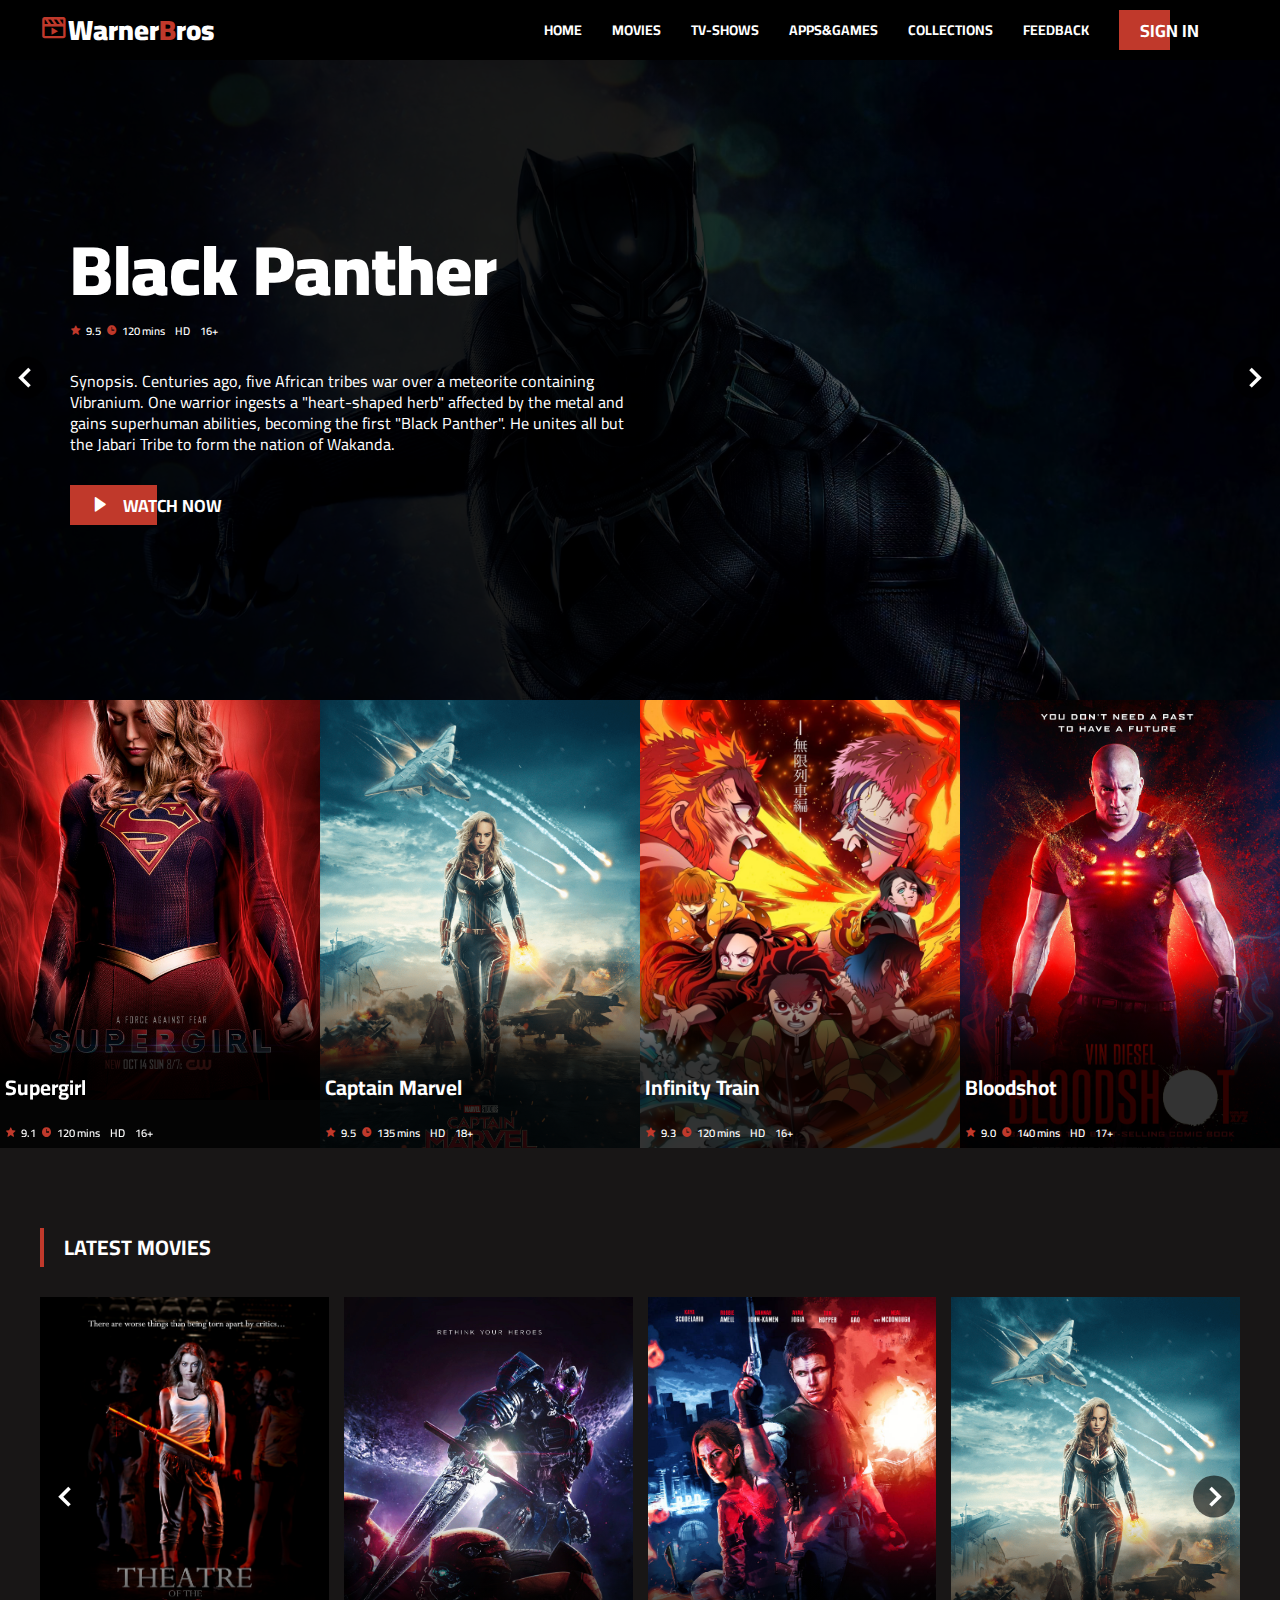
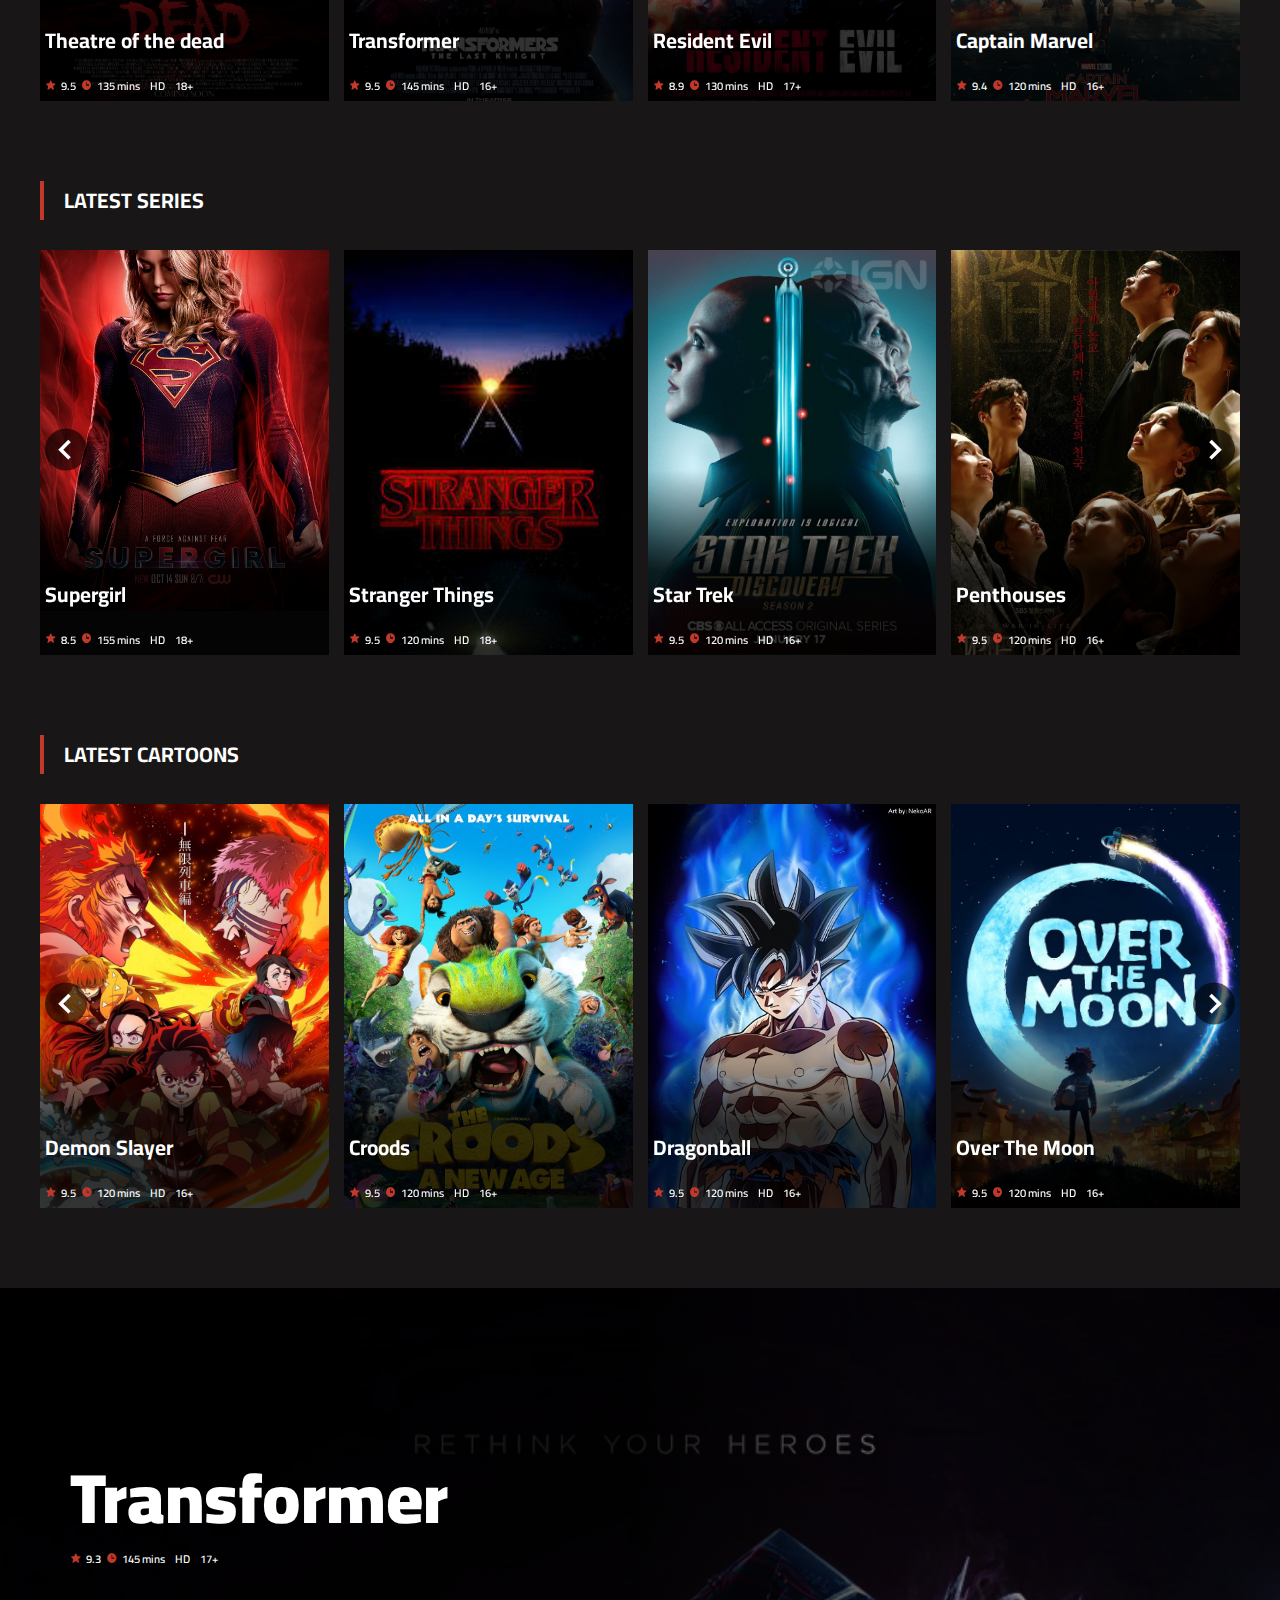
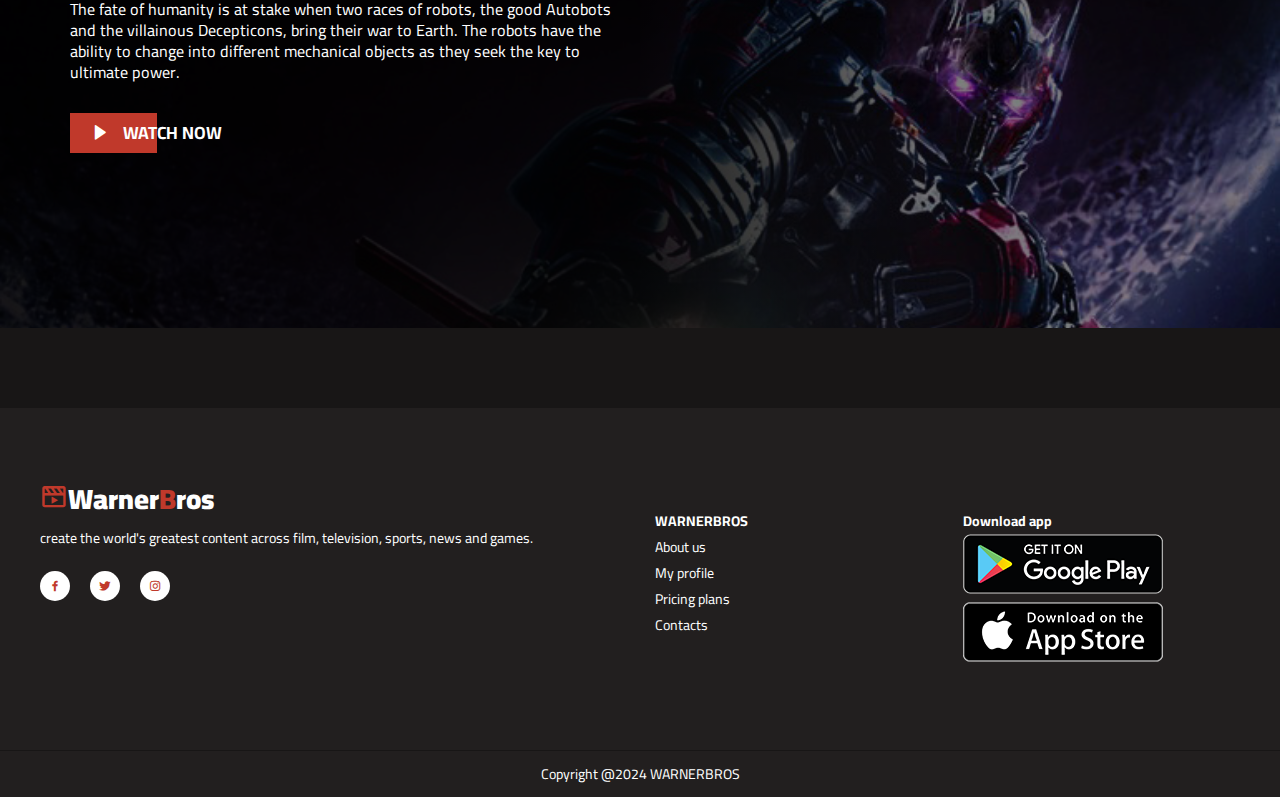
<file: index.html>
<!DOCTYPE html>
<html lang="en">

<head>
    <meta charset="UTF-8">
    <meta http-equiv="X-UA-Compatible" content="IE=edge">
    <meta name="viewport" content="width=device-width, initial-scale=1.0">
    <title>
        WARNERBROS
    </title>
    <!-- GOOGLE FONTS -->
    <link rel="preconnect" href="https://fonts.gstatic.com">
    <link href="https://fonts.googleapis.com/css2?family=Cairo:wght@200;300;400;600;700;900&display=swap" rel="stylesheet">
    <!-- OWL CAROUSEL -->
    <link rel="stylesheet" href="https://cdnjs.cloudflare.com/ajax/libs/OwlCarousel2/2.3.4/assets/owl.carousel.min.css" integrity="sha512-tS3S5qG0BlhnQROyJXvNjeEM4UpMXHrQfTGmbQ1gKmelCxlSEBUaxhRBj/EFTzpbP4RVSrpEikbmdJobCvhE3g==" crossorigin="anonymous" />
    <!-- BOX ICONS -->
    <link href='https://unpkg.com/boxicons@2.0.7/css/boxicons.min.css' rel='stylesheet'>
    <!-- APP CSS -->
    <link rel="stylesheet" href="grid.css">
    <link rel="stylesheet" href="app.css">
</head>

<body>

    <!-- NAV -->
    <div class="nav-wrapper">
        <div class="container">
            <div class="nav">
                <a href="images/warner bros logo 3.png" class="logo">
                    <i class='bx bx-movie-play bx-tada main-color'></i>Warner<span class="main-color">B</span>ros
                </a>
                <ul class="nav-menu" id="nav-menu">
                    <li><a href="index.html">Home</a></li>
                    <li><a href="Movies.html">Movies</a></li>
                    <li><a href="Tv-Shows.html">Tv-Shows</a></li>
                    <li><a href="Apps&Games.html">Apps&Games</a></li>
                    <li><a href="Collections.html">Collections</a></li>
                    <li><a href="Feedback.html">Feedback</a></li>
                    <li>
                        <a href="Sign-in.html" class="btn btn-hover">
                            <span>Sign in</span>
                        </a>
                    </li>
                </ul>
                <!-- MOBILE MENU TOGGLE -->
                <div class="hamburger-menu" id="hamburger-menu">
                    <div class="hamburger"></div>
                </div>
            </div>
        </div>
    </div>
    <!-- END NAV -->

    <!-- HERO SECTION -->
    <div class="hero-section">
        <!-- HERO SLIDE -->
        <div class="hero-slide">
            <div class="owl-carousel carousel-nav-center" id="hero-carousel">
                <!-- SLIDE ITEM -->
                <div class="hero-slide-item">
                    <img src="./images/black-banner.png" alt="">
                    <div class="overlay"></div>
                    <div class="hero-slide-item-content">
                        <div class="item-content-wraper">
                            <div class="item-content-title top-down">
                                Black Panther
                            </div>
                            <div class="movie-infos top-down delay-2">
                                <div class="movie-info">
                                    <i class="bx bxs-star"></i>
                                    <span>9.5</span>
                                </div>
                                <div class="movie-info">
                                    <i class="bx bxs-time"></i>
                                    <span>120 mins</span>
                                </div>
                                <div class="movie-info">
                                    <span>HD</span>
                                </div>
                                <div class="movie-info">
                                    <span>16+</span>
                                </div>
                            </div>
                            <div class="item-content-description top-down delay-4">
                                Synopsis. Centuries ago, five African tribes war over a meteorite containing Vibranium. One warrior ingests a "heart-shaped herb" affected by the metal and gains superhuman abilities, becoming the first "Black Panther". He unites all but the Jabari Tribe to form the nation of Wakanda.
                            </div>
                            <div class="item-action top-down delay-6">
                                <a href="#" class="btn btn-hover">
                                    <i class="bx bxs-right-arrow"></i>
                                    <span>Watch now</span>
                                </a>
                            </div>
                        </div>
                    </div>
                </div>
                <!-- END SLIDE ITEM -->
                <!-- SLIDE ITEM -->
                <div class="hero-slide-item">
                    <img src="./images/supergirl-banner.jpg" alt="">
                    <div class="overlay"></div>
                    <div class="hero-slide-item-content">
                        <div class="item-content-wraper">
                            <div class="item-content-title top-down">
                                Supergirl
                            </div>
                            <div class="movie-infos top-down delay-2">
                                <div class="movie-info">
                                    <i class="bx bxs-star"></i>
                                    <span>9.1</span>
                                </div>
                                <div class="movie-info">
                                    <i class="bx bxs-time"></i>
                                    <span>130 mins</span>
                                </div>
                                <div class="movie-info">
                                    <span>HD</span>
                                </div>
                                <div class="movie-info">
                                    <span>17+</span>
                                </div>
                            </div>
                            <div class="item-content-description top-down delay-4">
                                After losing a powerful orb, Kara Zor-El, Superman's cousin, comes to Earth to retrieve it and instead finds herself up against a wicked witch.
                            </div>
                            <div class="item-action top-down delay-6">
                                <a href="#" class="btn btn-hover">
                                    <i class="bx bxs-right-arrow"></i>
                                    <span>Watch now</span>
                                </a>
                            </div>
                        </div>
                    </div>
                </div>
                <!-- END SLIDE ITEM -->
                <!-- SLIDE ITEM -->
                <div class="hero-slide-item">
                    <img src="./images/wanda-banner.jpg" alt="">
                    <div class="overlay"></div>
                    <div class="hero-slide-item-content">
                        <div class="item-content-wraper">
                            <div class="item-content-title top-down">
                                Wanda Vision
                            </div>
                            <div class="movie-infos top-down delay-2">
                                <div class="movie-info">
                                    <i class="bx bxs-star"></i>
                                    <span>9.5</span>
                                </div>
                                <div class="movie-info">
                                    <i class="bx bxs-time"></i>
                                    <span>145 mins</span>
                                </div>
                                <div class="movie-info">
                                    <span>HD</span>
                                </div>
                                <div class="movie-info">
                                    <span>18+</span>
                                </div>
                            </div>
                            <div class="item-content-description top-down delay-4">
                                Blends the style of classic sitcoms with the MCU, in which Wanda Maximoff and Vision - two super-powered beings living their ideal suburban lives - begin to suspect that everything is not as it seems.
                            </div>
                            <div class="item-action top-down delay-6">
                                <a href="#" class="btn btn-hover">
                                    <i class="bx bxs-right-arrow"></i>
                                    <span>Watch now</span>
                                </a>
                            </div>
                        </div>
                    </div>
                </div>
                <!-- END SLIDE ITEM -->
            </div>
        </div>
        <!-- END HERO SLIDE -->
        <!-- TOP MOVIES SLIDE -->
        <div class="top-movies-slide">
            <div class="owl-carousel" id="top-movies-slide">
                <!-- MOVIE ITEM -->
                <div class="movie-item">
                    <img src="./images/supergirl.jpg" alt="">
                    <div class="movie-item-content">
                        <div class="movie-item-title">
                            Supergirl
                        </div>
                        <div class="movie-infos">
                            <div class="movie-info">
                                <i class="bx bxs-star"></i>
                                <span>9.1</span>
                            </div>
                            <div class="movie-info">
                                <i class="bx bxs-time"></i>
                                <span>120 mins</span>
                            </div>
                            <div class="movie-info">
                                <span>HD</span>
                            </div>
                            <div class="movie-info">
                                <span>16+</span>
                            </div>
                        </div>
                    </div>
                </div>
                <!-- END MOVIE ITEM -->
                <!-- MOVIE ITEM -->
                <div class="movie-item">
                    <img src="./images/captain-marvel.png" alt="">
                    <div class="movie-item-content">
                        <div class="movie-item-title">
                            Captain Marvel
                        </div>
                        <div class="movie-infos">
                            <div class="movie-info">
                                <i class="bx bxs-star"></i>
                                <span>9.5</span>
                            </div>
                            <div class="movie-info">
                                <i class="bx bxs-time"></i>
                                <span>135 mins</span>
                            </div>
                            <div class="movie-info">
                                <span>HD</span>
                            </div>
                            <div class="movie-info">
                                <span>18+</span>
                            </div>
                        </div>
                    </div>
                </div>
                <!-- END MOVIE ITEM -->
                <!-- MOVIE ITEM -->
                <div class="movie-item">
                    <img src="./images/demon-slayer.jpg" alt="">
                    <div class="movie-item-content">
                        <div class="movie-item-title">
                            Infinity Train
                        </div>
                        <div class="movie-infos">
                            <div class="movie-info">
                                <i class="bx bxs-star"></i>
                                <span>9.3</span>
                            </div>
                            <div class="movie-info">
                                <i class="bx bxs-time"></i>
                                <span>120 mins</span>
                            </div>
                            <div class="movie-info">
                                <span>HD</span>
                            </div>
                            <div class="movie-info">
                                <span>16+</span>
                            </div>
                        </div>
                    </div>
                </div>
                <!-- END MOVIE ITEM -->
                <!-- MOVIE ITEM -->
                <div class="movie-item">
                    <img src="./images/blood-shot.jpg" alt="">
                    <div class="movie-item-content">
                        <div class="movie-item-title">
                            Bloodshot
                        </div>
                        <div class="movie-infos">
                            <div class="movie-info">
                                <i class="bx bxs-star"></i>
                                <span>9.0</span>
                            </div>
                            <div class="movie-info">
                                <i class="bx bxs-time"></i>
                                <span>140 mins</span>
                            </div>
                            <div class="movie-info">
                                <span>HD</span>
                            </div>
                            <div class="movie-info">
                                <span>17+</span>
                            </div>
                        </div>
                    </div>
                </div>
                <!-- END MOVIE ITEM -->
                <!-- MOVIE ITEM -->
                <div class="movie-item">
                    <img src="./images/wanda.1.png" alt="">
                    <div class="movie-item-content">
                        <div class="movie-item-title">
                            Wanda Vision
                        </div>
                        <div class="movie-infos">
                            <div class="movie-info">
                                <i class="bx bxs-star"></i>
                                <span>9.5</span>
                            </div>
                            <div class="movie-info">
                                <i class="bx bxs-time"></i>
                                <span>145 mins</span>
                            </div>
                            <div class="movie-info">
                                <span>HD</span>
                            </div>
                            <div class="movie-info">
                                <span>18+</span>
                            </div>
                        </div>
                    </div>
                </div>
                <!-- END MOVIE ITEM -->
                <!-- MOVIE ITEM -->
                <div class="movie-item">
                    <img src="./images/bat-man.jpg" alt="">
                    <div class="movie-item-content">
                        <div class="movie-item-title">
                            The Dark Knight
                        </div>
                        <div class="movie-infos">
                            <div class="movie-info">
                                <i class="bx bxs-star"></i>
                                <span>9.5</span>
                            </div>
                            <div class="movie-info">
                                <i class="bx bxs-time"></i>
                                <span>120 mins</span>
                            </div>
                            <div class="movie-info">
                                <span>HD</span>
                            </div>
                            <div class="movie-info">
                                <span>16+</span>
                            </div>
                        </div>
                    </div>
                </div>
                <!-- END MOVIE ITEM -->
            </div>
        </div>
        <!-- END TOP MOVIES SLIDE -->
    </div>
    <!-- END HERO SECTION -->

    <!-- LATEST MOVIES SECTION -->
    <div class="section">
        <div class="container">
            <div class="section-header">
                latest movies
            </div>
            <div class="movies-slide carousel-nav-center owl-carousel">
                <!-- MOVIE ITEM -->
                <a href="#" class="movie-item">
                    <img src="./images/theatre-dead.jpg" alt="">
                    <div class="movie-item-content">
                        <div class="movie-item-title">
                            Theatre of the dead
                        </div>
                        <div class="movie-infos">
                            <div class="movie-info">
                                <i class="bx bxs-star"></i>
                                <span>9.5</span>
                            </div>
                            <div class="movie-info">
                                <i class="bx bxs-time"></i>
                                <span>135 mins</span>
                            </div>
                            <div class="movie-info">
                                <span>HD</span>
                            </div>
                            <div class="movie-info">
                                <span>18+</span>
                            </div>
                        </div>
                    </div>
                </a>
                <!-- END MOVIE ITEM -->
                <!-- MOVIE ITEM -->
                <a href="#" class="movie-item">
                    <img src="./images/transformer.jpg" alt="">
                    <div class="movie-item-content">
                        <div class="movie-item-title">
                            Transformer
                        </div>
                        <div class="movie-infos">
                            <div class="movie-info">
                                <i class="bx bxs-star"></i>
                                <span>9.5</span>
                            </div>
                            <div class="movie-info">
                                <i class="bx bxs-time"></i>
                                <span>145 mins</span>
                            </div>
                            <div class="movie-info">
                                <span>HD</span>
                            </div>
                            <div class="movie-info">
                                <span>16+</span>
                            </div>
                        </div>
                    </div>
                </a>
                <!-- END MOVIE ITEM -->
                <!-- MOVIE ITEM -->
                <a href="#" class="movie-item">
                    <img src="./images/resident-evil.jpg" alt="">
                    <div class="movie-item-content">
                        <div class="movie-item-title">
                            Resident Evil
                        </div>
                        <div class="movie-infos">
                            <div class="movie-info">
                                <i class="bx bxs-star"></i>
                                <span>8.9</span>
                            </div>
                            <div class="movie-info">
                                <i class="bx bxs-time"></i>
                                <span>130 mins</span>
                            </div>
                            <div class="movie-info">
                                <span>HD</span>
                            </div>
                            <div class="movie-info">
                                <span>17+</span>
                            </div>
                        </div>
                    </div>
                </a>
                <!-- END MOVIE ITEM -->
                <!-- MOVIE ITEM -->
                <a href="#" class="movie-item">
                    <img src="./images/captain-marvel.png" alt="">
                    <div class="movie-item-content">
                        <div class="movie-item-title">
                            Captain Marvel
                        </div>
                        <div class="movie-infos">
                            <div class="movie-info">
                                <i class="bx bxs-star"></i>
                                <span>9.4</span>
                            </div>
                            <div class="movie-info">
                                <i class="bx bxs-time"></i>
                                <span>120 mins</span>
                            </div>
                            <div class="movie-info">
                                <span>HD</span>
                            </div>
                            <div class="movie-info">
                                <span>16+</span>
                            </div>
                        </div>
                    </div>
                </a>
                <!-- END MOVIE ITEM -->
                <!-- MOVIE ITEM -->
                <a href="#" class="movie-item">
                    <img src="./images/hunter-killer.jpg" alt="">
                    <div class="movie-item-content">
                        <div class="movie-item-title">
                            Hunter Killer
                        </div>
                        <div class="movie-infos">
                            <div class="movie-info">
                                <i class="bx bxs-star"></i>
                                <span>9.6</span>
                            </div>
                            <div class="movie-info">
                                <i class="bx bxs-time"></i>
                                <span>120 mins</span>
                            </div>
                            <div class="movie-info">
                                <span>HD</span>
                            </div>
                            <div class="movie-info">
                                <span>16+</span>
                            </div>
                        </div>
                    </div>
                </a>
                <!-- END MOVIE ITEM -->
                <!-- MOVIE ITEM -->
                <a href="#" class="movie-item">
                    <img src="./images/blood-shot.jpg" alt="">
                    <div class="movie-item-content">
                        <div class="movie-item-title">
                            Bloodshot
                        </div>
                        <div class="movie-infos">
                            <div class="movie-info">
                                <i class="bx bxs-star"></i>
                                <span>9.5</span>
                            </div>
                            <div class="movie-info">
                                <i class="bx bxs-time"></i>
                                <span>140 mins</span>
                            </div>
                            <div class="movie-info">
                                <span>HD</span>
                            </div>
                            <div class="movie-info">
                                <span>18+</span>
                            </div>
                        </div>
                    </div>
                </a>
                <!-- END MOVIE ITEM -->
                <!-- MOVIE ITEM -->
                <a href="#" class="movie-item">
                    <img src="./images/call.jpg" alt="">
                    <div class="movie-item-content">
                        <div class="movie-item-title">
                            Call
                        </div>
                        <div class="movie-infos">
                            <div class="movie-info">
                                <i class="bx bxs-star"></i>
                                <span>9.1</span>
                            </div>
                            <div class="movie-info">
                                <i class="bx bxs-time"></i>
                                <span>130 mins</span>
                            </div>
                            <div class="movie-info">
                                <span>HD</span>
                            </div>
                            <div class="movie-info">
                                <span>16+</span>
                            </div>
                        </div>
                    </div>
                </a>
                <!-- END MOVIE ITEM -->
            </div>
        </div>
    </div>
    <!-- END LATEST MOVIES SECTION -->

    <!-- LATEST SERIES SECTION -->
    <div class="section">
        <div class="container">
            <div class="section-header">
                latest series
            </div>
            <div class="movies-slide carousel-nav-center owl-carousel">
                <!-- MOVIE ITEM -->
                <a href="#" class="movie-item">
                    <img src="./images/supergirl.jpg" alt="">
                    <div class="movie-item-content">
                        <div class="movie-item-title">
                            Supergirl
                        </div>
                        <div class="movie-infos">
                            <div class="movie-info">
                                <i class="bx bxs-star"></i>
                                <span>8.5</span>
                            </div>
                            <div class="movie-info">
                                <i class="bx bxs-time"></i>
                                <span>155 mins</span>
                            </div>
                            <div class="movie-info">
                                <span>HD</span>
                            </div>
                            <div class="movie-info">
                                <span>18+</span>
                            </div>
                        </div>
                    </div>
                </a>
                <!-- END MOVIE ITEM -->
                <!-- MOVIE ITEM -->
                <a href="#" class="movie-item">
                    <img src="./images/download.jpeg" alt="">
                    <div class="movie-item-content">
                        <div class="movie-item-title">
                            Stranger Things
                        </div>
                        <div class="movie-infos">
                            <div class="movie-info">
                                <i class="bx bxs-star"></i>
                                <span>9.5</span>
                            </div>
                            <div class="movie-info">
                                <i class="bx bxs-time"></i>
                                <span>120 mins</span>
                            </div>
                            <div class="movie-info">
                                <span>HD</span>
                            </div>
                            <div class="movie-info">
                                <span>18+</span>
                            </div>
                        </div>
                    </div>
                </a>
                <!-- END MOVIE ITEM -->
                <!-- MOVIE ITEM -->
                <a href="#" class="movie-item">
                    <img src="./images/star-trek.jpg" alt="">
                    <div class="movie-item-content">
                        <div class="movie-item-title">
                            Star Trek
                        </div>
                        <div class="movie-infos">
                            <div class="movie-info">
                                <i class="bx bxs-star"></i>
                                <span>9.5</span>
                            </div>
                            <div class="movie-info">
                                <i class="bx bxs-time"></i>
                                <span>120 mins</span>
                            </div>
                            <div class="movie-info">
                                <span>HD</span>
                            </div>
                            <div class="movie-info">
                                <span>16+</span>
                            </div>
                        </div>
                    </div>
                </a>
                <!-- END MOVIE ITEM -->
                <!-- MOVIE ITEM -->
                <a href="#" class="movie-item">
                    <img src="./images/penthouses.jpg" alt="">
                    <div class="movie-item-content">
                        <div class="movie-item-title">
                            Penthouses
                        </div>
                        <div class="movie-infos">
                            <div class="movie-info">
                                <i class="bx bxs-star"></i>
                                <span>9.5</span>
                            </div>
                            <div class="movie-info">
                                <i class="bx bxs-time"></i>
                                <span>120 mins</span>
                            </div>
                            <div class="movie-info">
                                <span>HD</span>
                            </div>
                            <div class="movie-info">
                                <span>16+</span>
                            </div>
                        </div>
                    </div>
                </a>
                <!-- END MOVIE ITEM -->
                <!-- MOVIE ITEM -->
                <a href="#" class="movie-item">
                    <img src="./images/mandalorian.jpg" alt="">
                    <div class="movie-item-content">
                        <div class="movie-item-title">
                            Mandalorian
                        </div>
                        <div class="movie-infos">
                            <div class="movie-info">
                                <i class="bx bxs-star"></i>
                                <span>9.5</span>
                            </div>
                            <div class="movie-info">
                                <i class="bx bxs-time"></i>
                                <span>120 mins</span>
                            </div>
                            <div class="movie-info">
                                <span>HD</span>
                            </div>
                            <div class="movie-info">
                                <span>16+</span>
                            </div>
                        </div>
                    </div>
                </a>
                <!-- END MOVIE ITEM -->
                <!-- MOVIE ITEM -->
                <a href="#" class="movie-item">
                    <img src="./images/the-falcon.png" alt="">
                    <div class="movie-item-content">
                        <div class="movie-item-title">
                            The Falcon And The Winter Soldier
                        </div>
                        <div class="movie-infos">
                            <div class="movie-info">
                                <i class="bx bxs-star"></i>
                                <span>9.5</span>
                            </div>
                            <div class="movie-info">
                                <i class="bx bxs-time"></i>
                                <span>120 mins</span>
                            </div>
                            <div class="movie-info">
                                <span>HD</span>
                            </div>
                            <div class="movie-info">
                                <span>16+</span>
                            </div>
                        </div>
                    </div>
                </a>
                <!-- END MOVIE ITEM -->
                <!-- MOVIE ITEM -->
                <a href="#" class="movie-item">
                    <img src="./images/wanda.1.png" alt="">
                    <div class="movie-item-content">
                        <div class="movie-item-title">
                            Wanda Vision
                        </div>
                        <div class="movie-infos">
                            <div class="movie-info">
                                <i class="bx bxs-star"></i>
                                <span>9.5</span>
                            </div>
                            <div class="movie-info">
                                <i class="bx bxs-time"></i>
                                <span>120 mins</span>
                            </div>
                            <div class="movie-info">
                                <span>HD</span>
                            </div>
                            <div class="movie-info">
                                <span>16+</span>
                            </div>
                        </div>
                    </div>
                </a>
                <!-- END MOVIE ITEM -->
            </div>
        </div>
    </div>
    <!-- END LATEST SERIES SECTION -->

    <!-- LATEST CARTOONS SECTION -->
    <div class="section">
        <div class="container">
            <div class="section-header">
                latest cartoons
            </div>
            <div class="movies-slide carousel-nav-center owl-carousel">
                <!-- MOVIE ITEM -->
                <a href="#" class="movie-item">
                    <img src="./images/demon-slayer.jpg" alt="">
                    <div class="movie-item-content">
                        <div class="movie-item-title">
                            Demon Slayer
                        </div>
                        <div class="movie-infos">
                            <div class="movie-info">
                                <i class="bx bxs-star"></i>
                                <span>9.5</span>
                            </div>
                            <div class="movie-info">
                                <i class="bx bxs-time"></i>
                                <span>120 mins</span>
                            </div>
                            <div class="movie-info">
                                <span>HD</span>
                            </div>
                            <div class="movie-info">
                                <span>16+</span>
                            </div>
                        </div>
                    </div>
                </a>
                <!-- END MOVIE ITEM -->
                <!-- MOVIE ITEM -->
                <a href="#" class="movie-item">
                    <img src="./images/croods.jpg" alt="">
                    <div class="movie-item-content">
                        <div class="movie-item-title">
                            Croods
                        </div>
                        <div class="movie-infos">
                            <div class="movie-info">
                                <i class="bx bxs-star"></i>
                                <span>9.5</span>
                            </div>
                            <div class="movie-info">
                                <i class="bx bxs-time"></i>
                                <span>120 mins</span>
                            </div>
                            <div class="movie-info">
                                <span>HD</span>
                            </div>
                            <div class="movie-info">
                                <span>16+</span>
                            </div>
                        </div>
                    </div>
                </a>
                <!-- END MOVIE ITEM -->
                <!-- MOVIE ITEM -->
                <a href="#" class="movie-item">
                    <img src="./images/dragon.jpg" alt="">
                    <div class="movie-item-content">
                        <div class="movie-item-title">
                            Dragonball
                        </div>
                        <div class="movie-infos">
                            <div class="movie-info">
                                <i class="bx bxs-star"></i>
                                <span>9.5</span>
                            </div>
                            <div class="movie-info">
                                <i class="bx bxs-time"></i>
                                <span>120 mins</span>
                            </div>
                            <div class="movie-info">
                                <span>HD</span>
                            </div>
                            <div class="movie-info">
                                <span>16+</span>
                            </div>
                        </div>
                    </div>
                </a>
                <!-- END MOVIE ITEM -->
                <!-- MOVIE ITEM -->
                <a href="#" class="movie-item">
                    <img src="./images/over-the-moon.jpg" alt="">
                    <div class="movie-item-content">
                        <div class="movie-item-title">
                            Over The Moon
                        </div>
                        <div class="movie-infos">
                            <div class="movie-info">
                                <i class="bx bxs-star"></i>
                                <span>9.5</span>
                            </div>
                            <div class="movie-info">
                                <i class="bx bxs-time"></i>
                                <span>120 mins</span>
                            </div>
                            <div class="movie-info">
                                <span>HD</span>
                            </div>
                            <div class="movie-info">
                                <span>16+</span>
                            </div>
                        </div>
                    </div>
                </a>
                <!-- END MOVIE ITEM -->
                <!-- MOVIE ITEM -->
                <a href="#" class="movie-item">
                    <img src="./images/weathering.jpg" alt="">
                    <div class="movie-item-content">
                        <div class="movie-item-title">
                            Weathering With You
                        </div>
                        <div class="movie-infos">
                            <div class="movie-info">
                                <i class="bx bxs-star"></i>
                                <span>9.5</span>
                            </div>
                            <div class="movie-info">
                                <i class="bx bxs-time"></i>
                                <span>120 mins</span>
                            </div>
                            <div class="movie-info">
                                <span>HD</span>
                            </div>
                            <div class="movie-info">
                                <span>16+</span>
                            </div>
                        </div>
                    </div>
                </a>
                <!-- END MOVIE ITEM -->
                <!-- MOVIE ITEM -->
                <a href="#" class="movie-item">
                    <img src="./images/your-name.jpg" alt="">
                    <div class="movie-item-content">
                        <div class="movie-item-title">
                            Your Name
                        </div>
                        <div class="movie-infos">
                            <div class="movie-info">
                                <i class="bx bxs-star"></i>
                                <span>9.5</span>
                            </div>
                            <div class="movie-info">
                                <i class="bx bxs-time"></i>
                                <span>120 mins</span>
                            </div>
                            <div class="movie-info">
                                <span>HD</span>
                            </div>
                            <div class="movie-info">
                                <span>16+</span>
                            </div>
                        </div>
                    </div>
                </a>
                <!-- END MOVIE ITEM -->
                <!-- MOVIE ITEM -->
                <a href="#" class="movie-item">
                    <img src="./images/coco.jpg" alt="">
                    <div class="movie-item-content">
                        <div class="movie-item-title">
                            Coco
                        </div>
                        <div class="movie-infos">
                            <div class="movie-info">
                                <i class="bx bxs-star"></i>
                                <span>9.5</span>
                            </div>
                            <div class="movie-info">
                                <i class="bx bxs-time"></i>
                                <span>120 mins</span>
                            </div>
                            <div class="movie-info">
                                <span>HD</span>
                            </div>
                            <div class="movie-info">
                                <span>16+</span>
                            </div>
                        </div>
                    </div>
                </a>
                <!-- END MOVIE ITEM -->
            </div>
        </div>
    </div>
    <!-- END LATEST CARTOONS SECTION -->

    <!-- SPECIAL MOVIE SECTION -->
    <div class="section">
        <div class="hero-slide-item">
            <img src="./images/transformer.jpg" alt="">
            <div class="overlay"></div>
            <div class="hero-slide-item-content">
                <div class="item-content-wraper">
                    <div class="item-content-title">
                        Transformer
                    </div>
                    <div class="movie-infos">
                        <div class="movie-info">
                            <i class="bx bxs-star"></i>
                            <span>9.3</span>
                        </div>
                        <div class="movie-info">
                            <i class="bx bxs-time"></i>
                            <span>145 mins</span>
                        </div>
                        <div class="movie-info">
                            <span>HD</span>
                        </div>
                        <div class="movie-info">
                            <span>17+</span>  
                        </div>
                    </div>
                    <div class="item-content-description">
                        The fate of humanity is at stake when two races of robots, the good Autobots and the villainous Decepticons, bring their war to Earth. The robots have the ability to change into different mechanical objects as they seek the key to ultimate power.
                    </div>
                    <div class="item-action">
                        <a href="#" class="btn btn-hover">
                            <i class="bx bxs-right-arrow"></i>
                            <span>Watch now</span>
                        </a>
                    </div>
                </div>
            </div>
        </div>
    </div>
    <!-- END SPECIAL MOVIE SECTION -->

    <footer class="section">
        <div class="container">
            <div class="row">
                <div class="col-4 col-md-6 col-sm-12">
                    <div class="content">
                        <a href="#" class="logo">
                            <i class='bx bx-movie-play bx-tada main-color'></i>Warner<span class="main-color">B</span>ros
                        </a>
                        <p>
                            create the world's greatest content across film, television, sports, news and games.
                        </p>
                        <div class="social-list">
                            <a href="https://web.facebook.com/warnerbrosent" class="social-item">
                                <i class="bx bxl-facebook"></i>
                            </a>
                            <a href="https://x.com/wbhomeent?lang=en" class="social-item">
                                <i class="bx bxl-twitter"></i>
                            </a>
                            <a href="https://www.instagram.com/warnerbrosentertainment/" class="social-item">
                                <i class="bx bxl-instagram"></i>
                            </a>
                        </div>
                    </div>
                </div>
                <div class="col-8 col-md-6 col-sm-12">
                    <div class="row">
                        <div class="col-3 col-md-6 col-sm-6">
                            <div class="content">
                                <p><b>WARNERBROS</b></p>
                                <ul class="footer-menu">
                                    <li><a href="https://web.facebook.com/warnerbrosent">About us</a></li>
                                    <li><a href="#">My profile</a></li>
                                    <li><a href="Collections.html">Pricing plans</a></li>
                                    <li><a href="https://www.instagram.com/warnerbrosentertainment/">Contacts</a></li>
                                </ul>
                            </div>
                        </div>
                       
                        <div class="col-3 col-md-6 col-sm-6">
                            <div class="content">
                                <p><b>Download app</b></p>
                                <ul class="footer-menu">
                                    <li>
                                        <a href="https://play.google.com/store/search?q=werner%20bros&c=apps&hl=en&gl=US">
                                            <img src="./images/google-play.png" alt="">
                                        </a>
                                    </li>
                                    <li>
                                        <a href="https://www.apple.com/app-store/">
                                            <img src="./images/app-store.png" alt="">
                                        </a>
                                    </li>
                                </ul>
                            </div>
                        </div>
                    </div>
                </div>
            </div>
        </div>
    </footer>
    <!-- END FOOTER SECTION -->

    <!-- COPYRIGHT SECTION -->
    <div class="copyright">
        Copyright @2024 <a href="https://www.youtube.com/@warnerbrosentertainment" target="_blank">
            WARNERBROS</a>
    </div>
    <!-- END COPYRIGHT SECTION -->

    <!-- SCRIPT -->
    <!-- JQUERY -->
    <script src="https://code.jquery.com/jquery-3.6.0.min.js" integrity="sha256-/xUj+3OJU5yExlq6GSYGSHk7tPXikynS7ogEvDej/m4=" crossorigin="anonymous"></script>
    <!-- OWL CAROUSEL -->
    <script src="https://cdnjs.cloudflare.com/ajax/libs/OwlCarousel2/2.3.4/owl.carousel.min.js" integrity="sha512-bPs7Ae6pVvhOSiIcyUClR7/q2OAsRiovw4vAkX+zJbw3ShAeeqezq50RIIcIURq7Oa20rW2n2q+fyXBNcU9lrw==" crossorigin="anonymous"></script>
    <!-- APP SCRIPT -->
    <script src="app.js"></script>

</body>

</html>
</file>
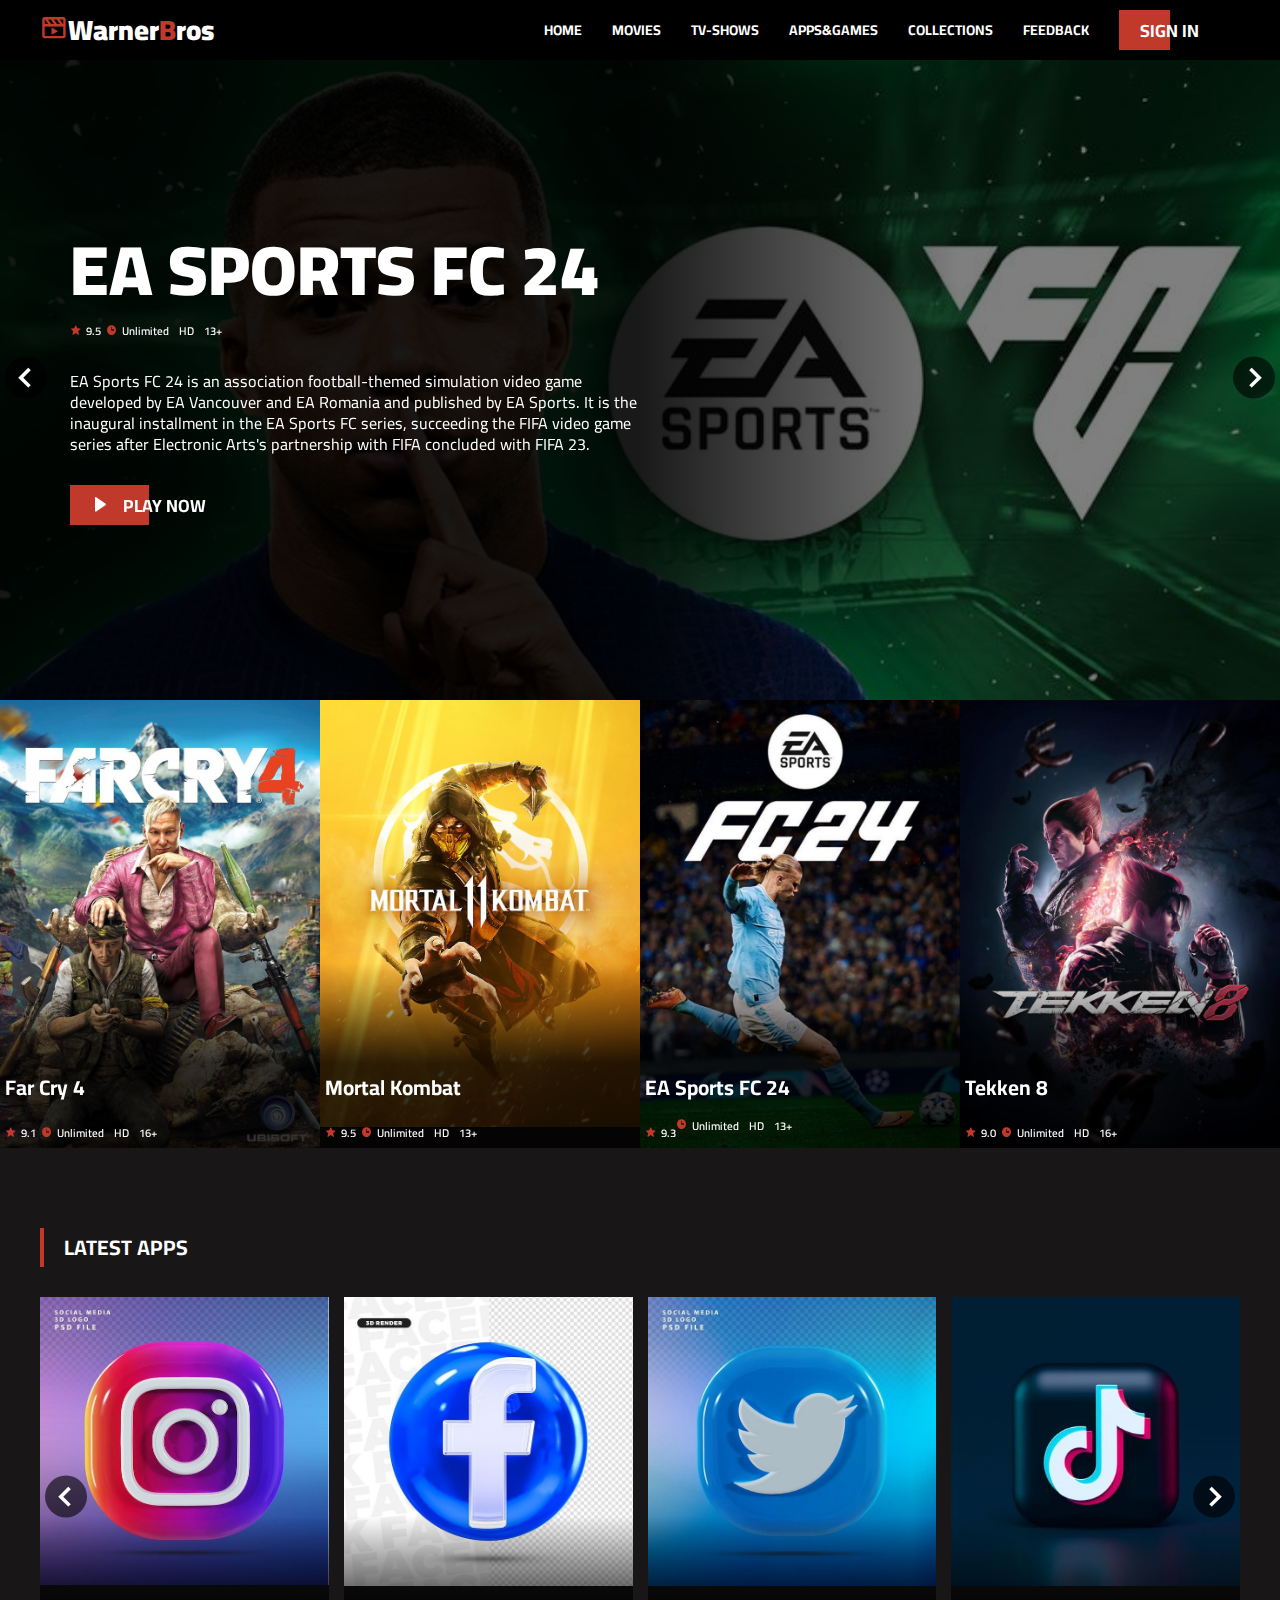
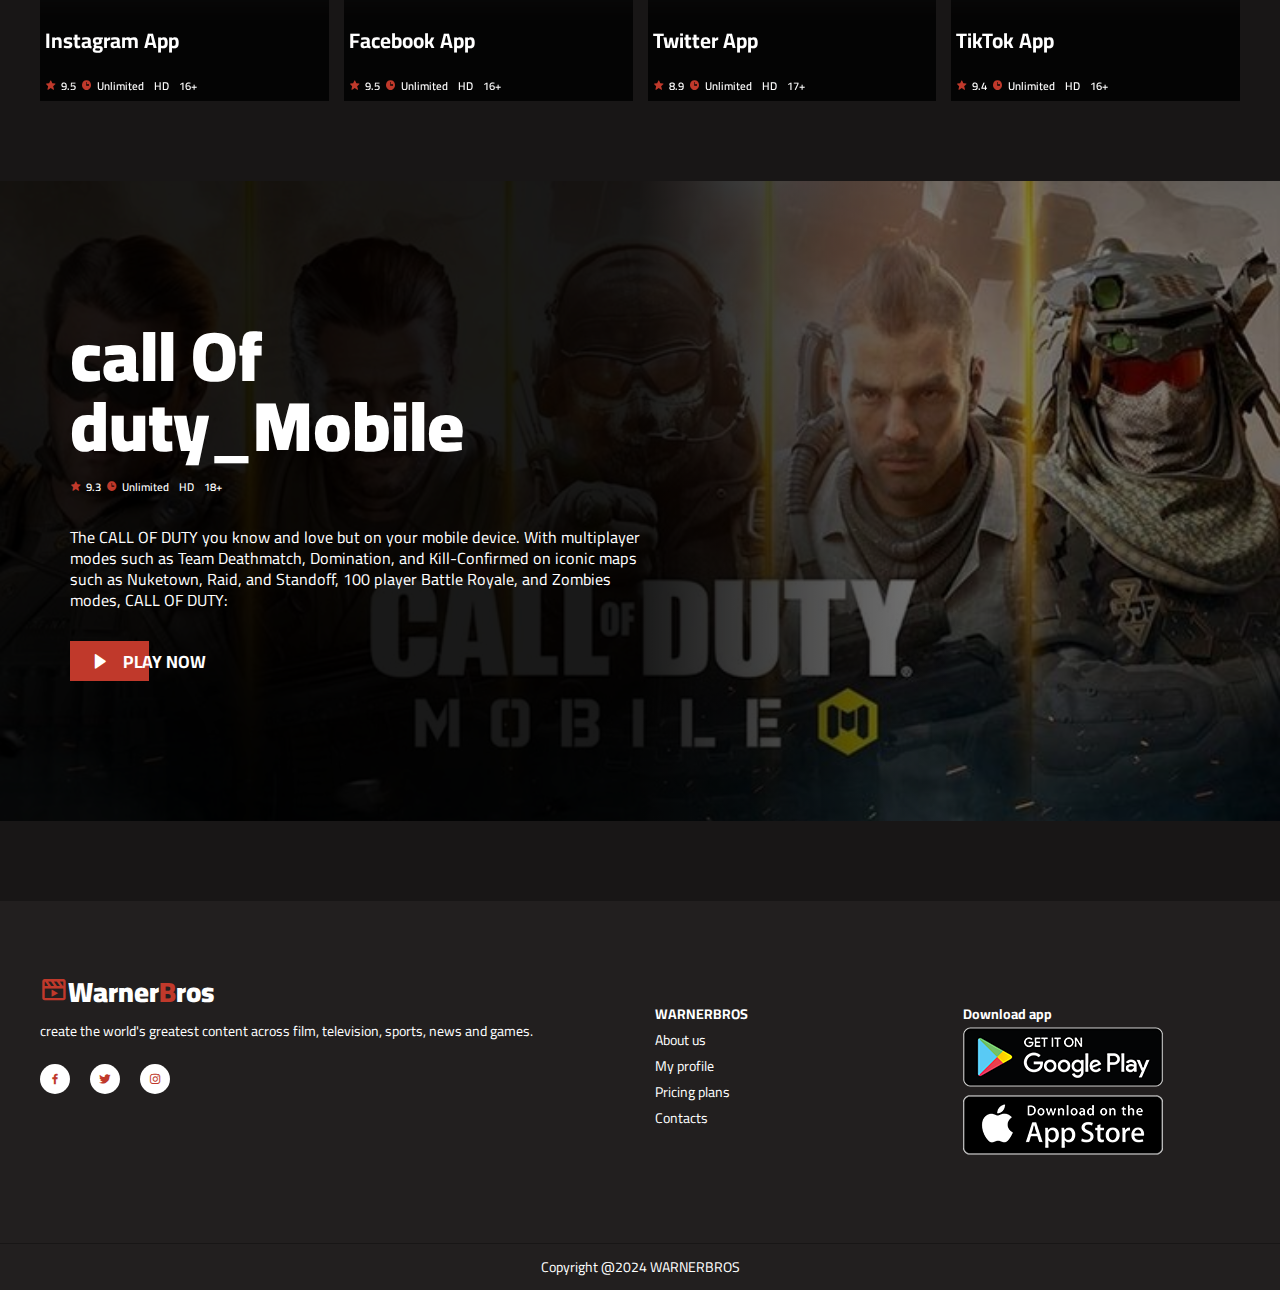
<file: Apps&Games.html>
<!DOCTYPE html>
<html lang="en">

<head>
    <meta charset="UTF-8">
    <meta http-equiv="X-UA-Compatible" content="IE=edge">
    <meta name="viewport" content="width=device-width, initial-scale=1.0">
    <title>
        WARNERBROS
    </title>
    <!-- GOOGLE FONTS -->
    <link rel="preconnect" href="https://fonts.gstatic.com">
    <link href="https://fonts.googleapis.com/css2?family=Cairo:wght@200;300;400;600;700;900&display=swap" rel="stylesheet">
    <!-- OWL CAROUSEL -->
    <link rel="stylesheet" href="https://cdnjs.cloudflare.com/ajax/libs/OwlCarousel2/2.3.4/assets/owl.carousel.min.css" integrity="sha512-tS3S5qG0BlhnQROyJXvNjeEM4UpMXHrQfTGmbQ1gKmelCxlSEBUaxhRBj/EFTzpbP4RVSrpEikbmdJobCvhE3g==" crossorigin="anonymous" />
    <!-- BOX ICONS -->
    <link href='https://unpkg.com/boxicons@2.0.7/css/boxicons.min.css' rel='stylesheet'>
    <!-- APP CSS -->
    <link rel="stylesheet" href="grid.css">
    <link rel="stylesheet" href="app.css">
</head>

<body>

    <!-- NAV -->
    <div class="nav-wrapper">
        <div class="container">
            <div class="nav">
                <a href="images/warner bros logo 3.png" class="logo">
                    <i class='bx bx-movie-play bx-tada main-color'></i>Warner<span class="main-color">B</span>ros
                </a>
                <ul class="nav-menu" id="nav-menu">
                    <li><a href="index.html">Home</a></li>
                    <li><a href="Movies.html">Movies</a></li>
                    <li><a href="Tv-Shows.html">Tv-Shows</a></li>
                    <li><a href="Apps&Games.html">Apps&Games</a></li>
                    <li><a href="Collections.html">Collections</a></li>
                    <li><a href="Feedback.html">Feedback</a></li>
                    <li>
                        <a href="Sign-in.html" class="btn btn-hover">
                            <span>Sign in</span>
                        </a>
                    </li>
                </ul>
                <!-- MOBILE MENU TOGGLE -->
                <div class="hamburger-menu" id="hamburger-menu">
                    <div class="hamburger"></div>
                </div>
            </div>
        </div>
    </div>
    <!-- END NAV -->

    <!-- HERO SECTION -->
    <div class="hero-section">
        <!-- HERO SLIDE -->
        <div class="hero-slide">
            <div class="owl-carousel carousel-nav-center" id="hero-carousel">
                <!-- SLIDE ITEM -->
                <div class="hero-slide-item">
                    <img src="./images/FIFA 24-banner.png" alt="">
                    <div class="overlay"></div>
                    <div class="hero-slide-item-content">
                        <div class="item-content-wraper">
                            <div class="item-content-title top-down">
                                EA SPORTS FC 24
                            </div>
                            <div class="movie-infos top-down delay-2">
                                <div class="movie-info">
                                    <i class="bx bxs-star"></i>
                                    <span>9.5</span>
                                </div>
                                <div class="movie-info">
                                    <i class="bx bxs-time"></i>
                                    <span>Unlimited</span>
                                </div>
                                <div class="movie-info">
                                    <span>HD</span>
                                </div>
                                <div class="movie-info">
                                    <span>13+</span>
                                </div>
                            </div>
                            <div class="item-content-description top-down delay-4">
                                EA Sports FC 24 is an association football-themed simulation video game developed by EA Vancouver and EA Romania and published by EA Sports. It is the inaugural installment in the EA Sports FC series, succeeding the FIFA video game series after Electronic Arts's partnership with FIFA concluded with FIFA 23.
                            </div>
                            <div class="item-action top-down delay-6">
                                <a href="#" class="btn btn-hover">
                                    <i class="bx bxs-right-arrow"></i>
                                    <span>Play now</span>
                                </a>
                            </div>
                        </div>
                    </div>
                </div>
                <!-- END SLIDE ITEM -->
                <!-- SLIDE ITEM -->
                <div class="hero-slide-item">
                    <img src="./images/spiderman-banner.png" alt="">
                    <div class="overlay"></div>
                    <div class="hero-slide-item-content">
                        <div class="item-content-wraper">
                            <div class="item-content-title top-down">
                                SpiderMan 2
                            </div>
                            <div class="movie-infos top-down delay-2">
                                <div class="movie-info">
                                    <i class="bx bxs-star"></i>
                                    <span>9.1</span>
                                </div>
                                <div class="movie-info">
                                    <i class="bx bxs-time"></i>
                                    <span>Unlimited</span>
                                </div>
                                <div class="movie-info">
                                    <span>HD</span>
                                </div>
                                <div class="movie-info">
                                    <span>13+</span>
                                </div>
                            </div>
                            <div class="item-content-description top-down delay-4">
                                An evolution of the Spider-Man story
The incredible power of the symbiote forces Peter and Miles to face the ultimate test of strength, both inside and outside the mask, as they balance their lives, friendships and their duty to protect those in need.
                            </div>
                            <div class="item-action top-down delay-6">
                                <a href="#" class="btn btn-hover">
                                    <i class="bx bxs-right-arrow"></i>
                                    <span>Play now</span>
                                </a>
                            </div>
                        </div>
                    </div>
                </div>
                <!-- END SLIDE ITEM -->
                <!-- SLIDE ITEM -->
                <div class="hero-slide-item">
                    <img src="./images/Uncharted-banner.png" alt="">
                    <div class="overlay"></div>
                    <div class="hero-slide-item-content">
                        <div class="item-content-wraper">
                            <div class="item-content-title top-down">
                                Uncharted-a thiefs end
                            </div>
                            <div class="movie-infos top-down delay-2">
                                <div class="movie-info">
                                    <i class="bx bxs-star"></i>
                                    <span>9.5</span>
                                </div>
                                <div class="movie-info">
                                    <i class="bx bxs-time"></i>
                                    <span>Unlimited</span>
                                </div>
                                <div class="movie-info">
                                    <span>HD</span>
                                </div>
                                <div class="movie-info">
                                    <span>13+</span>
                                </div>
                            </div>
                            <div class="item-content-description top-down delay-4">
                                Uncharted is an action-adventure video game series and media franchise published by Sony Interactive Entertainment and developed by Naughty Dog. Created by Amy Hennig, the Uncharted franchise follows a group of treasure hunters who travel across the world to uncover various historical mysteries.
                            </div>
                            <div class="item-action top-down delay-6">
                                <a href="#" class="btn btn-hover">
                                    <i class="bx bxs-right-arrow"></i>
                                    <span>play now</span>
                                </a>
                            </div>
                        </div>
                    </div>
                </div>
                <!-- END SLIDE ITEM -->
            </div>
        </div>
        <!-- END HERO SLIDE -->
        <!-- TOP APPS AND GAMES -->
        <div class="top-movies-slide">
            <div class="owl-carousel" id="top-movies-slide">
                <!-- MOVIE ITEM -->
                <div class="movie-item">
                    <img src="./images/Far Cry 4.png" alt="">
                    <div class="movie-item-content">
                        <div class="movie-item-title">
                            Far Cry 4
                        </div>
                        <div class="movie-infos">
                            <div class="movie-info">
                                <i class="bx bxs-star"></i>
                                <span>9.1</span>
                            </div>
                            <div class="movie-info">
                                <i class="bx bxs-time"></i>
                                <span>Unlimited</span>
                            </div>
                            <div class="movie-info">
                                <span>HD</span>
                            </div>
                            <div class="movie-info">
                                <span>16+</span>
                            </div>
                        </div>
                    </div>
                </div>
                <!-- END MOVIE ITEM -->
                <!-- MOVIE ITEM -->
                <div class="movie-item">
                    <img src="./images/Mortal Kombat.png" alt="">
                    <div class="movie-item-content">
                        <div class="movie-item-title">
                            Mortal Kombat
                        </div>
                        <div class="movie-infos">
                            <div class="movie-info">
                                <i class="bx bxs-star"></i>
                                <span>9.5</span>
                            </div>
                            <div class="movie-info">
                                <i class="bx bxs-time"></i>
                                <span>Unlimited</span>
                            </div>
                            <div class="movie-info">
                                <span>HD</span>
                            </div>
                            <div class="movie-info">
                                <span>13+</span>
                            </div>
                        </div>
                    </div>
                </div>
                <!-- END MOVIE ITEM -->
                <!-- MOVIE ITEM -->
                <div class="movie-item">
                    <img src="./images/EA Sports FC 24_ 🇳🇴🔥.png" alt="">
                    <div class="movie-item-content">
                        <div class="movie-item-title">
                            EA Sports FC 24
                        </div>
                        <div class="movie-info">
                            <div class="movie-infos">
                                <i class="bx bxs-star"></i>
                                <span>9.3</span>
                            </div>
                            <div class="movie-info">
                                <i class="bx bxs-time"></i>
                                <span>Unlimited</span>
                            </div>
                            <div class="movie-info">
                                <span>HD</span>
                            </div>
                            <div class="movie-info">
                                <span>13+</span>
                            </div>
                        </div>
                    </div>
                </div>
                <!-- END MOVIE ITEM -->
                <!-- MOVIE ITEM -->
                <div class="movie-item">
                    <img src="./images/Tekken.png" alt="">
                    <div class="movie-item-content">
                        <div class="movie-item-title">
                            Tekken 8
                        </div>
                        <div class="movie-infos">
                            <div class="movie-info">
                                <i class="bx bxs-star"></i>
                                <span>9.0</span>
                            </div>
                            <div class="movie-info">
                                <i class="bx bxs-time"></i>
                                <span>Unlimited</span>
                            </div>
                            <div class="movie-info">
                                <span>HD</span>
                            </div>
                            <div class="movie-info">
                                <span>16+</span>
                            </div>
                        </div>
                    </div>
                </div>
                <!-- END MOVIE ITEM -->
                <!-- MOVIE ITEM -->
                <div class="movie-item">
                    <img src="./images/COD_ Modern Warfare 2.png" alt="">
                    <div class="movie-item-content">
                        <div class="movie-item-title">
                            COD_ Modern Warfare 2
                     </div>
                        <div class="movie-infos">
                            <div class="movie-info">
                                <i class="bx bxs-star"></i>
                                <span>9.5</span>
                            </div>
                            <div class="movie-info">
                                <i class="bx bxs-time"></i>
                                <span>Unlimited</span>
                            </div>
                            <div class="movie-info">
                                <span>HD</span>
                            </div>
                            <div class="movie-info">
                                <span>16+</span>
                            </div>
                        </div>
                    </div>
                </div>
                <!-- END MOVIE ITEM -->
                <!-- MOVIE ITEM -->
                <div class="movie-item">
                    <img src="./images/Grand Theft Auto V.png" alt="">
                    <div class="movie-item-content">
                        <div class="movie-item-title">
                            Grand Theft Auto V
                        </div>
                        <div class="movie-infos">
                            <div class="movie-info">
                                <i class="bx bxs-star"></i>
                                <span>9.5</span>
                            </div>
                            <div class="movie-info">
                                <i class="bx bxs-time"></i>
                                <span>Unlimited</span>
                            </div>
                            <div class="movie-info">
                                <span>HD</span>
                            </div>
                            <div class="movie-info">
                                <span>16+</span>
                            </div>
                        </div>
                    </div>
                </div>
                <!-- END MOVIE ITEM -->
            </div>
        </div>
        <!-- END TOP MOVIES SLIDE -->
    </div>
    <!-- END HERO SECTION -->

    <!-- LATEST APP SECTION -->
    <div class="section">
        <div class="container">
            <div class="section-header">
                latest APPS
            </div>
            <div class="movies-slide carousel-nav-center owl-carousel">
                <!-- MOVIE ITEM -->
                <a href="#" class="movie-item">
                    <img src="./images/Instagram logo 3d render luxury.png" alt="">
                    <div class="movie-item-content">
                        <div class="movie-item-title">
                            Instagram App
                        </div>
                        <div class="movie-infos">
                            <div class="movie-info">
                                <i class="bx bxs-star"></i>
                                <span>9.5</span>
                            </div>
                            <div class="movie-info">
                                <i class="bx bxs-time"></i>
                                <span>Unlimited</span>
                            </div>
                            <div class="movie-info">
                                <span>HD</span>
                            </div>
                            <div class="movie-info">
                                <span>16+</span>
                            </div>
                        </div>
                    </div>
                </a>
                <!-- END MOVIE ITEM -->
                <!-- MOVIE ITEM -->
                <a href="#" class="movie-item">
                    <img src="./images/Facebook.png" alt="">
                    <div class="movie-item-content">
                        <div class="movie-item-title">
                            Facebook App
                        </div>
                        <div class="movie-infos">
                            <div class="movie-info">
                                <i class="bx bxs-star"></i>
                                <span>9.5</span>
                            </div>
                            <div class="movie-info">
                                <i class="bx bxs-time"></i>
                                <span>Unlimited</span>
                            </div>
                            <div class="movie-info">
                                <span>HD</span>
                            </div>
                            <div class="movie-info">
                                <span>16+</span>
                            </div>
                        </div>
                    </div>
                </a>
                <!-- END MOVIE ITEM -->
                <!-- MOVIE ITEM -->
                <a href="#" class="movie-item">
                    <img src="./images/Twitter.png" alt="">
                    <div class="movie-item-content">
                        <div class="movie-item-title">
                            Twitter App
                        </div>
                        <div class="movie-infos">
                            <div class="movie-info">
                                <i class="bx bxs-star"></i>
                                <span>8.9</span>
                            </div>
                            <div class="movie-info">
                                <i class="bx bxs-time"></i>
                                <span>Unlimited</span>
                            </div>
                            <div class="movie-info">
                                <span>HD</span>
                            </div>
                            <div class="movie-info">
                                <span>17+</span>
                            </div>
                        </div>
                    </div>
                </a>
                <!-- END MOVIE ITEM -->
                <!-- MOVIE ITEM -->
                <a href="#" class="movie-item">
                    <img src="./images/TikTok.png" alt="">
                    <div class="movie-item-content">
                        <div class="movie-item-title">
                            TikTok App
                        </div>
                        <div class="movie-infos">
                            <div class="movie-info">
                                <i class="bx bxs-star"></i>
                                <span>9.4</span>
                            </div>
                            <div class="movie-info">
                                <i class="bx bxs-time"></i>
                                <span>Unlimited</span>
                            </div>
                            <div class="movie-info">
                                <span>HD</span>
                            </div>
                            <div class="movie-info">
                                <span>16+</span>
                            </div>
                        </div>
                    </div>
                </a>
                <!-- END MOVIE ITEM -->
                <!-- MOVIE ITEM -->
                <a href="#" class="movie-item">
                    <img src="./images/Premium PSD _ Telegram logo 3d render luxury.png" alt="">
                    <div class="movie-item-content">
                        <div class="movie-item-title">
                            Telegram App
                        </div>
                        <div class="movie-infos">
                            <div class="movie-info">
                                <i class="bx bxs-star"></i>
                                <span>9.6</span>
                            </div>
                            <div class="movie-info">
                                <i class="bx bxs-time"></i>
                                <span>Unlimited</span>
                            </div>
                            <div class="movie-info">
                                <span>HD</span>
                            </div>
                            <div class="movie-info">
                                <span>16+</span>
                            </div>
                        </div>
                    </div>
                </a>
                <!-- END MOVIE ITEM -->
                <!-- MOVIE ITEM -->
                <a href="#" class="movie-item">
                    <img src="./images/YouTube icon.png" alt="">
                    <div class="movie-item-content">
                        <div class="movie-item-title">
                            YouTube App
                        </div>
                        <div class="movie-infos">
                            <div class="movie-info">
                                <i class="bx bxs-star"></i>
                                <span>9.5</span>
                            </div>
                            <div class="movie-info">
                                <i class="bx bxs-time"></i>
                                <span>Unlimited</span>
                            </div>
                            <div class="movie-info">
                                <span>HD</span>
                            </div>
                            <div class="movie-info">
                                <span>13+</span>
                            </div>
                        </div>
                    </div>
                </a>
                <!-- END MOVIE ITEM -->
                <!-- MOVIE ITEM -->
                <a href="#" class="movie-item">
                    <img src="./images/Linkedin.png" alt="">
                    <div class="movie-item-content">
                        <div class="movie-item-title">
                         Linkedin App
                        </div>
                        <div class="movie-infos">
                            <div class="movie-info">
                                <i class="bx bxs-star"></i>
                                <span>9.1</span>
                            </div>
                            <div class="movie-info">
                                <i class="bx bxs-time"></i>
                                <span>Unlimited</span>
                            </div>
                            <div class="movie-info">
                                <span>HD</span>
                            </div>
                            <div class="movie-info">
                                <span>16+</span>
                            </div>
                        </div>
                    </div>
                </a>
                <!-- END MOVIE ITEM -->
            </div>
        </div>
    </div>
    <!-- END LATEST APPS SECTION -->

     <!-- SPECIAL MOVIE SECTION -->
    <div class="section">
        <div class="hero-slide-item">
            <img src="./images/Call of Duty_ Mobile.png" alt="">
            <div class="overlay"></div>
            <div class="hero-slide-item-content">
                <div class="item-content-wraper">
                    <div class="item-content-title">
                        call Of duty_Mobile
                    </div>
                    <div class="movie-infos">
                        <div class="movie-info">
                            <i class="bx bxs-star"></i>
                            <span>9.3</span>
                        </div>
                        <div class="movie-info">
                            <i class="bx bxs-time"></i>
                            <span>Unlimited</span>
                        </div>
                        <div class="movie-info">
                            <span>HD</span>
                        </div>
                        <div class="movie-info">
                            <span>18+</span>
                        </div>
                    </div>
                    <div class="item-content-description">
                        The CALL OF DUTY you know and love but on your mobile device. With multiplayer modes such as Team Deathmatch, Domination, and Kill-Confirmed on iconic maps such as Nuketown, Raid, and Standoff, 100 player Battle Royale, and Zombies modes, CALL OF DUTY:
                    </div>
                    <div class="item-action">
                        <a href="#" class="btn btn-hover">
                            <i class="bx bxs-right-arrow"></i>
                            <span>Play now</span>
                        </a>
                    </div>
                </div>
            </div>
        </div>
    </div>
    <!-- END SPECIAL MOVIE SECTION -->
 <!-- FOOTER SECTION -->
 <footer class="section">
    <div class="container">
        <div class="row">
            <div class="col-4 col-md-6 col-sm-12">
                <div class="content">
                    <a href="#" class="logo">
                        <i class='bx bx-movie-play bx-tada main-color'></i>Warner<span class="main-color">B</span>ros
                    </a>
                    <p>
                        create the world's greatest content across film, television, sports, news and games.
                    </p>
                    <div class="social-list">
                        <a href="https://web.facebook.com/warnerbrosent" class="social-item">
                            <i class="bx bxl-facebook"></i>
                        </a>
                        <a href="https://x.com/wbhomeent?lang=en" class="social-item">
                            <i class="bx bxl-twitter"></i>
                        </a>
                        <a href="https://www.instagram.com/warnerbrosentertainment/" class="social-item">
                            <i class="bx bxl-instagram"></i>
                        </a>
                    </div>
                </div>
            </div>
            <div class="col-8 col-md-6 col-sm-12">
                <div class="row">
                    <div class="col-3 col-md-6 col-sm-6">
                        <div class="content">
                            <p><b>WARNERBROS</b></p>
                            <ul class="footer-menu">
                                <li><a href="https://web.facebook.com/warnerbrosent">About us</a></li>
                                <li><a href="#">My profile</a></li>
                                <li><a href="Collections.html">Pricing plans</a></li>
                                <li><a href="https://www.instagram.com/warnerbrosentertainment/">Contacts</a></li>
                            </ul>
                        </div>
                    </div>
                   
                    <div class="col-3 col-md-6 col-sm-6">
                        <div class="content">
                            <p><b>Download app</b></p>
                            <ul class="footer-menu">
                                <li>
                                    <a href="https://play.google.com/store/search?q=werner%20bros&c=apps&hl=en&gl=US">
                                        <img src="./images/google-play.png" alt="">
                                    </a>
                                </li>
                                <li>
                                    <a href="https://www.apple.com/app-store/">
                                        <img src="./images/app-store.png" alt="">
                                    </a>
                                </li>
                            </ul>
                        </div>
                    </div>
                </div>
            </div>
        </div>
    </div>
</footer>
<!-- END FOOTER SECTION -->

<!-- COPYRIGHT SECTION -->
<div class="copyright">
    Copyright @2024 <a href="https://www.youtube.com/@warnerbrosentertainment" target="_blank">
        WARNERBROS</a>
</div>
<!-- END COPYRIGHT SECTION -->

<!-- SCRIPT -->
<!-- JQUERY -->
<script src="https://code.jquery.com/jquery-3.6.0.min.js" integrity="sha256-/xUj+3OJU5yExlq6GSYGSHk7tPXikynS7ogEvDej/m4=" crossorigin="anonymous"></script>
<!-- OWL CAROUSEL -->
<script src="https://cdnjs.cloudflare.com/ajax/libs/OwlCarousel2/2.3.4/owl.carousel.min.js" integrity="sha512-bPs7Ae6pVvhOSiIcyUClR7/q2OAsRiovw4vAkX+zJbw3ShAeeqezq50RIIcIURq7Oa20rW2n2q+fyXBNcU9lrw==" crossorigin="anonymous"></script>
<!-- APP SCRIPT -->
<script src="app.js"></script>

</body>

</html>
</file>
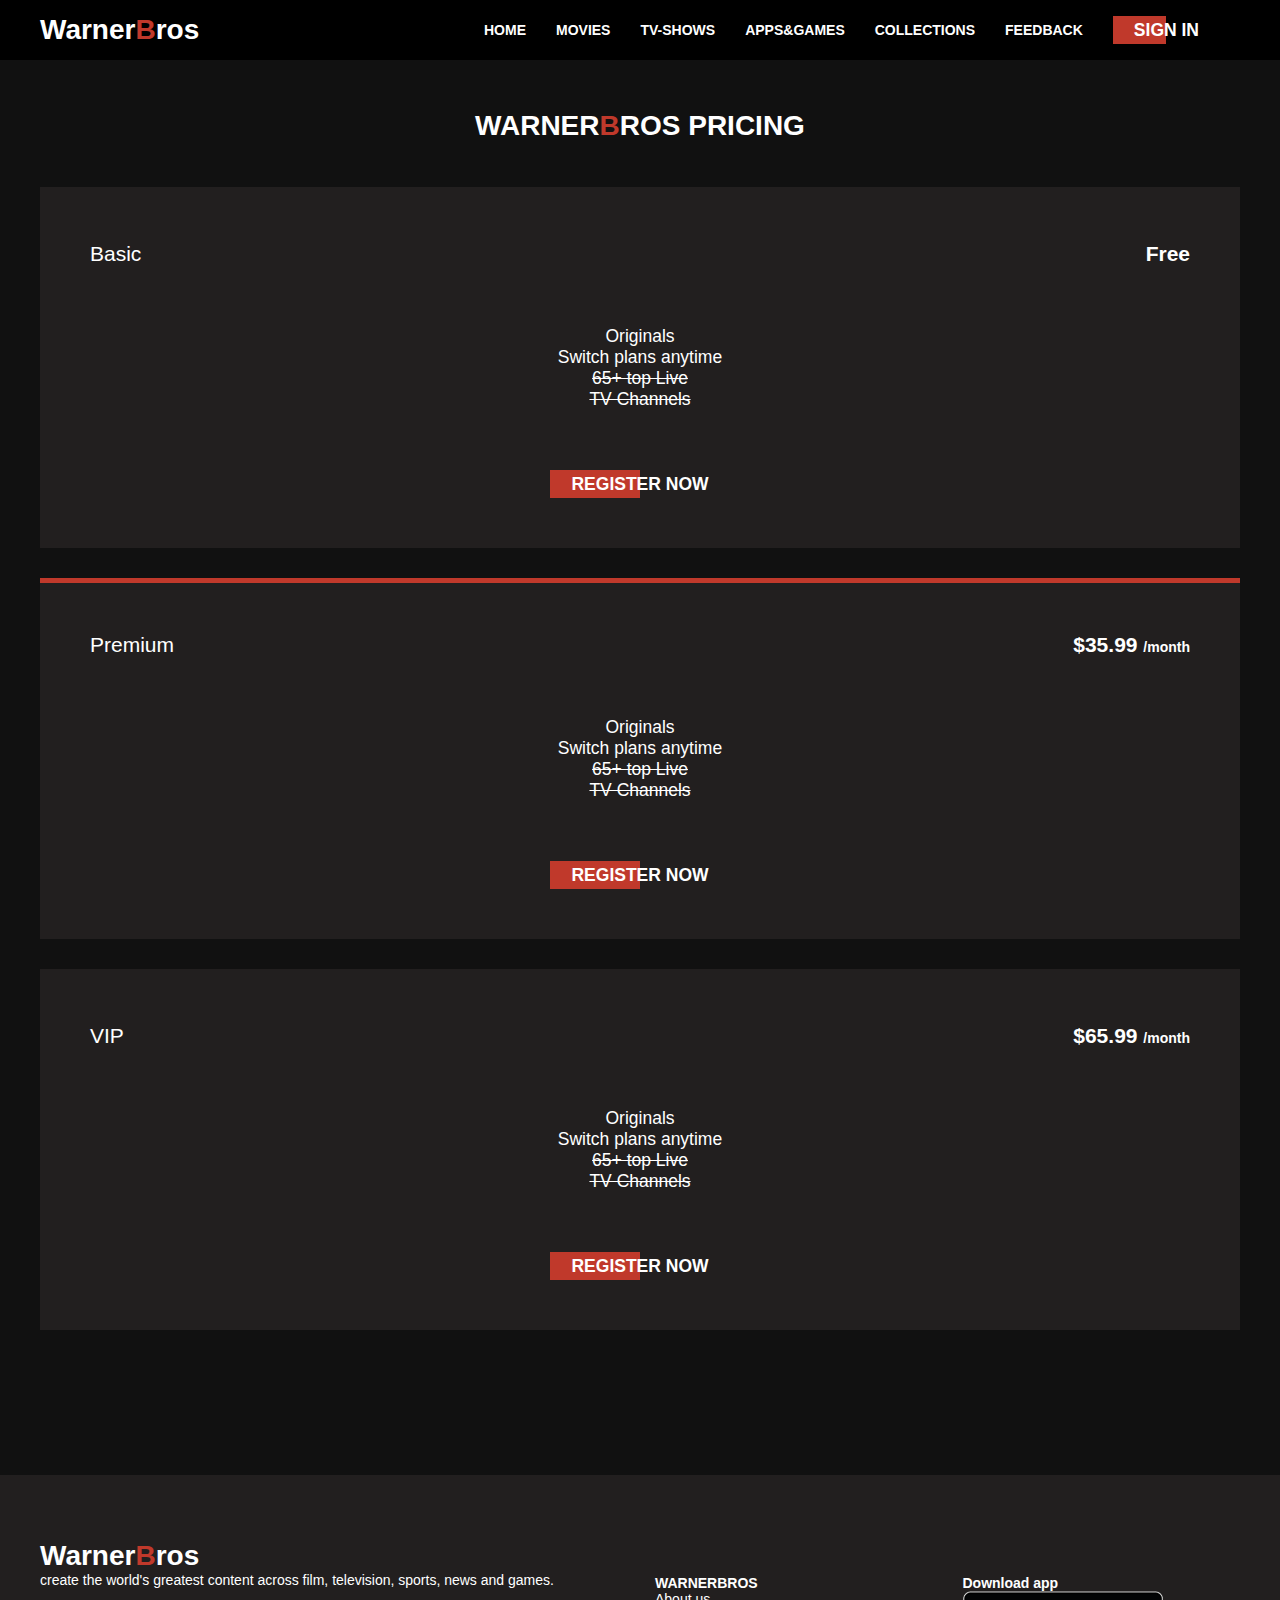
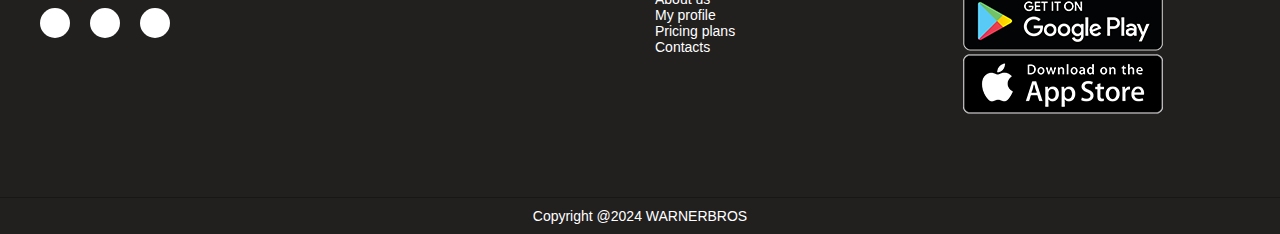
<file: Collections.html>
<!DOCTYPE html>
<html lang="en">
<head>
    <meta charset="UTF-8">
    <meta name="viewport" content="width=device-width, initial-scale=1.0">
    <title>Warner Bros</title>
    <link rel="stylesheet" href="grid.css">
    <link rel="stylesheet" href="app.css">
    <link rel="stylesheet" href="https://cdnjs.cloudflare.com/ajax/libs/font-awesome/5.15.4/css/all.min.css">
    <link rel="stylesheet" href="https://cdnjs.cloudflare.com/ajax/libs/OwlCarousel2/2.3.4/assets/owl.carousel.min.css">
    <link rel="stylesheet" href="https://cdnjs.cloudflare.com/ajax/libs/OwlCarousel2/2.3.4/assets/owl.theme.default.min.css">
</head>
<body style="background-color: #111; color: #fff;">

        <!-- NAV -->
        <div class="nav-wrapper">
            <div class="container">
                <div class="nav">
                    <a href="images/warner bros logo 3.png" class="logo">
                        <i class='bx bx-movie-play bx-tada main-color'></i>Warner<span class="main-color">B</span>ros
                    </a>
                    <ul class="nav-menu" id="nav-menu">
                        <li><a href="index.html">Home</a></li>
                        <li><a href="Movies.html">Movies</a></li>
                        <li><a href="Tv-Shows.html">Tv-Shows</a></li>
                        <li><a href="Apps&Games.html">Apps&Games</a></li>
                        <li><a href="Collections.html">Collections</a></li>
                        <li><a href="Feedback.html">Feedback</a></li>
                        <li>
                            <a href="Sign-in.html" class="btn btn-hover">
                                <span>Sign in</span>
                            </a>
                        </li>
                    </ul>
                    <!-- MOBILE MENU TOGGLE -->
                    <div class="hamburger-menu" id="hamburger-menu">
                        <div class="hamburger"></div>
                    </div>
                </div>
            </div>
        </div>

<div class="section" style="padding: 50px 0;">
    <div class="container">
        <div class="pricing">
            <div class="pricing-header">
                Warner<span class="main-color">B</span>ros Pricing
            </div>
            <div class="pricing-list">
                <div class="row">
                    <div class="col-4 col-md-12 col-sm-12">
                        <div class="pricing-box">
                            <div class="pricing-box-header">
                                <div class="pricing-name">
                                    Basic
                                </div>
                                <div class="pricing-price">
                                    Free
                                </div>
                            </div>
                            <div class="pricing-box-content">
                                <p>Originals</p>
                                <p>Switch plans anytime</p>
                                <p><del>65+ top Live</del></p>
                                <p><del>TV Channels</del></p>
                            </div>
                            <div class="pricing-box-action">
                                <a href="#" class="btn btn-hover">
                                    <span>Register now</span>
                                </a>
                            </div>
                        </div>
                    </div>
                    <div class="col-4 col-md-12 col-sm-12">
                        <div class="pricing-box hightlight">
                            <div class="pricing-box-header">
                                <div class="pricing-name">
                                    Premium
                                </div>
                                <div class="pricing-price">
                                    $35.99 <span>/month</span>
                                </div>
                            </div>
                            <div class="pricing-box-content">
                                <p>Originals</p>
                                <p>Switch plans anytime</p>
                                <p><del>65+ top Live</del></p>
                                <p><del>TV Channels</del></p>
                            </div>
                            <div class="pricing-box-action">
                                <a href="#" class="btn btn-hover">
                                    <span>Register now</span>
                                </a>
                            </div>
                        </div>
                    </div>
                    <div class="col-4 col-md-12 col-sm-12">
                        <div class="pricing-box">
                            <div class="pricing-box-header">
                                <div class="pricing-name">
                                    VIP
                                </div>
                                <div class="pricing-price">
                                    $65.99 <span>/month</span>
                                </div>
                            </div>
                            <div class="pricing-box-content">
                                <p>Originals</p>
                                <p>Switch plans anytime</p>
                                <p><del>65+ top Live</del></p>
                                <p><del>TV Channels</del></p>
                            </div>
                            <div class="pricing-box-action">
                                <a href="#" class="btn btn-hover">
                                    <span>Register now</span>
                                </a>
                            </div>
                        </div>
                    </div>
                </div>
            </div>
        </div>
    </div>
</div>
<!-- END PRICING SECTION -->

 <footer class="section">
    <div class="container">
        <div class="row">
            <div class="col-4 col-md-6 col-sm-12">
                <div class="content">
                    <a href="#" class="logo">
                        <i class='bx bx-movie-play bx-tada main-color'></i>Warner<span class="main-color">B</span>ros
                    </a>
                    <p>
                        create the world's greatest content across film, television, sports, news and games.
                    </p>
                    <div class="social-list">
                        <a href="https://web.facebook.com/warnerbrosent" class="social-item">
                            <i class="bx bxl-facebook"></i>
                        </a>
                        <a href="https://x.com/wbhomeent?lang=en" class="social-item">
                            <i class="bx bxl-twitter"></i>
                        </a>
                        <a href="https://www.instagram.com/warnerbrosentertainment/" class="social-item">
                            <i class="bx bxl-instagram"></i>
                        </a>
                    </div>
                </div>
            </div>
            <div class="col-8 col-md-6 col-sm-12">
                <div class="row">
                    <div class="col-3 col-md-6 col-sm-6">
                        <div class="content">
                            <p><b>WARNERBROS</b></p>
                            <ul class="footer-menu">
                                <li><a href="https://web.facebook.com/warnerbrosent">About us</a></li>
                                <li><a href="#">My profile</a></li>
                                <li><a href="Collections.html">Pricing plans</a></li>
                                <li><a href="https://www.instagram.com/warnerbrosentertainment/">Contacts</a></li>
                            </ul>
                        </div>
                    </div>
                   
                    <div class="col-3 col-md-6 col-sm-6">
                        <div class="content">
                            <p><b>Download app</b></p>
                            <ul class="footer-menu">
                                <li>
                                    <a href="https://play.google.com/store/search?q=werner%20bros&c=apps&hl=en&gl=US">
                                        <img src="./images/google-play.png" alt="">
                                    </a>
                                </li>
                                <li>
                                    <a href="https://www.apple.com/app-store/">
                                        <img src="./images/app-store.png" alt="">
                                    </a>
                                </li>
                            </ul>
                        </div>
                    </div>
                </div>
            </div>
        </div>
    </div>
</footer>
<!-- END FOOTER SECTION -->

<!-- COPYRIGHT SECTION -->
<div class="copyright">
    Copyright @2024 <a href="https://www.youtube.com/@warnerbrosentertainment" target="_blank">
        WARNERBROS</a>
</div>
<!-- END COPYRIGHT SECTION -->

<!-- SCRIPT -->
<!-- JQUERY -->
<script src="https://code.jquery.com/jquery-3.6.0.min.js" integrity="sha256-/xUj+3OJU5yExlq6GSYGSHk7tPXikynS7ogEvDej/m4=" crossorigin="anonymous"></script>
<!-- OWL CAROUSEL -->
<script src="https://cdnjs.cloudflare.com/ajax/libs/OwlCarousel2/2.3.4/owl.carousel.min.js" integrity="sha512-bPs7Ae6pVvhOSiIcyUClR7/q2OAsRiovw4vAkX+zJbw3ShAeeqezq50RIIcIURq7Oa20rW2n2q+fyXBNcU9lrw==" crossorigin="anonymous"></script>
<!-- APP SCRIPT -->
<script src="app.js"></script>

</body>

</html>
</file>
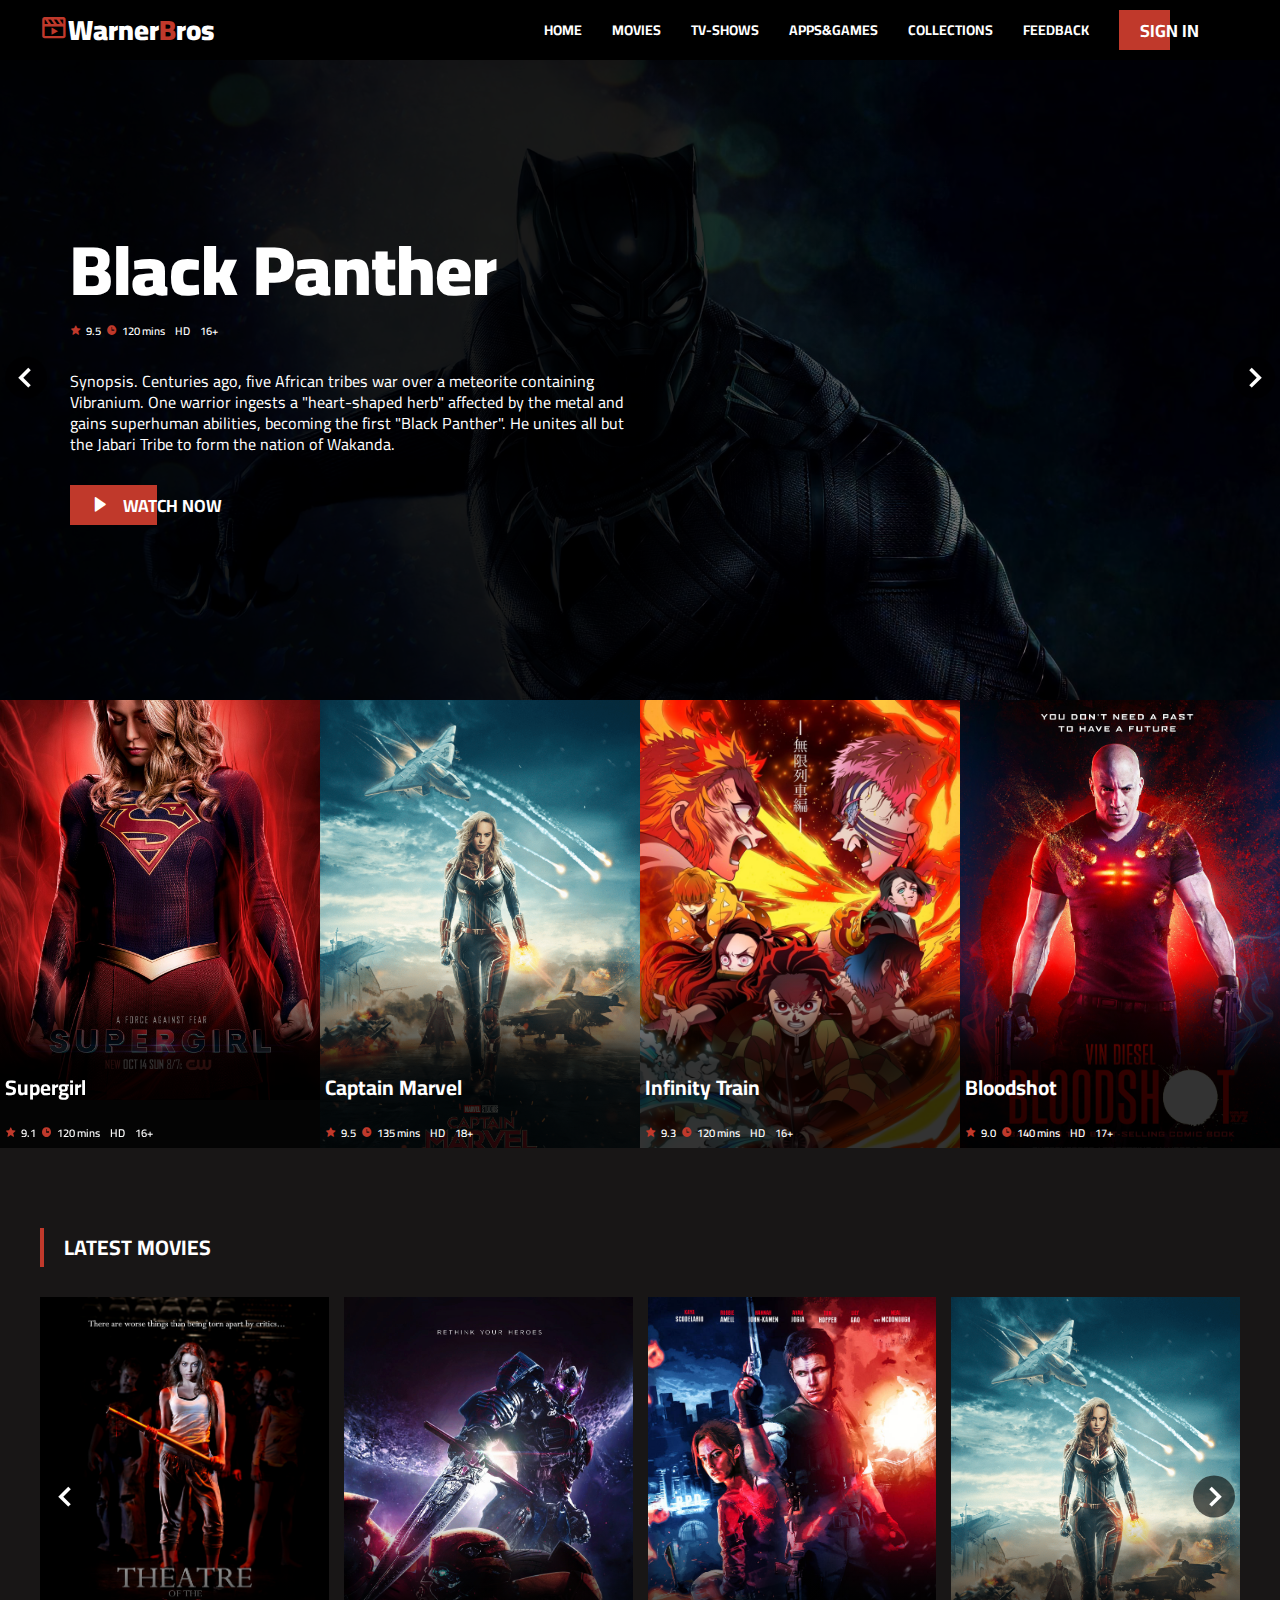
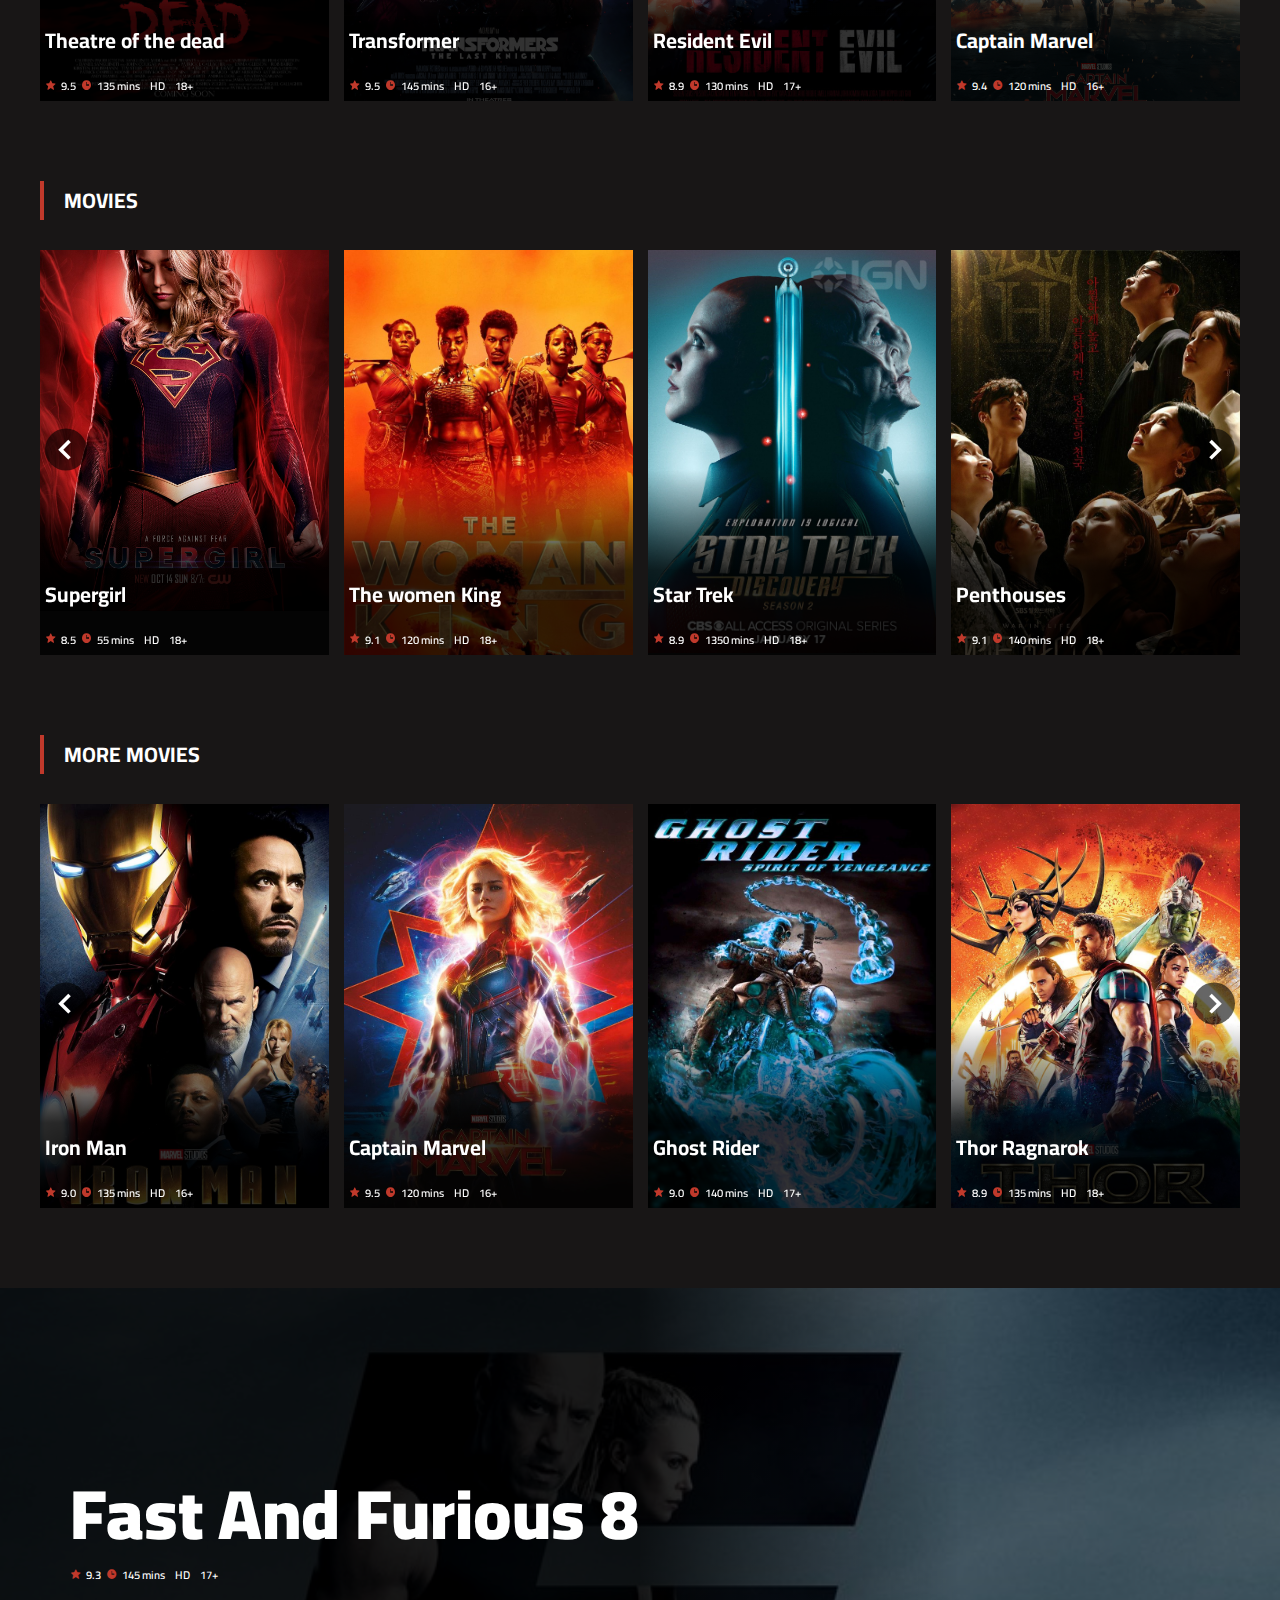
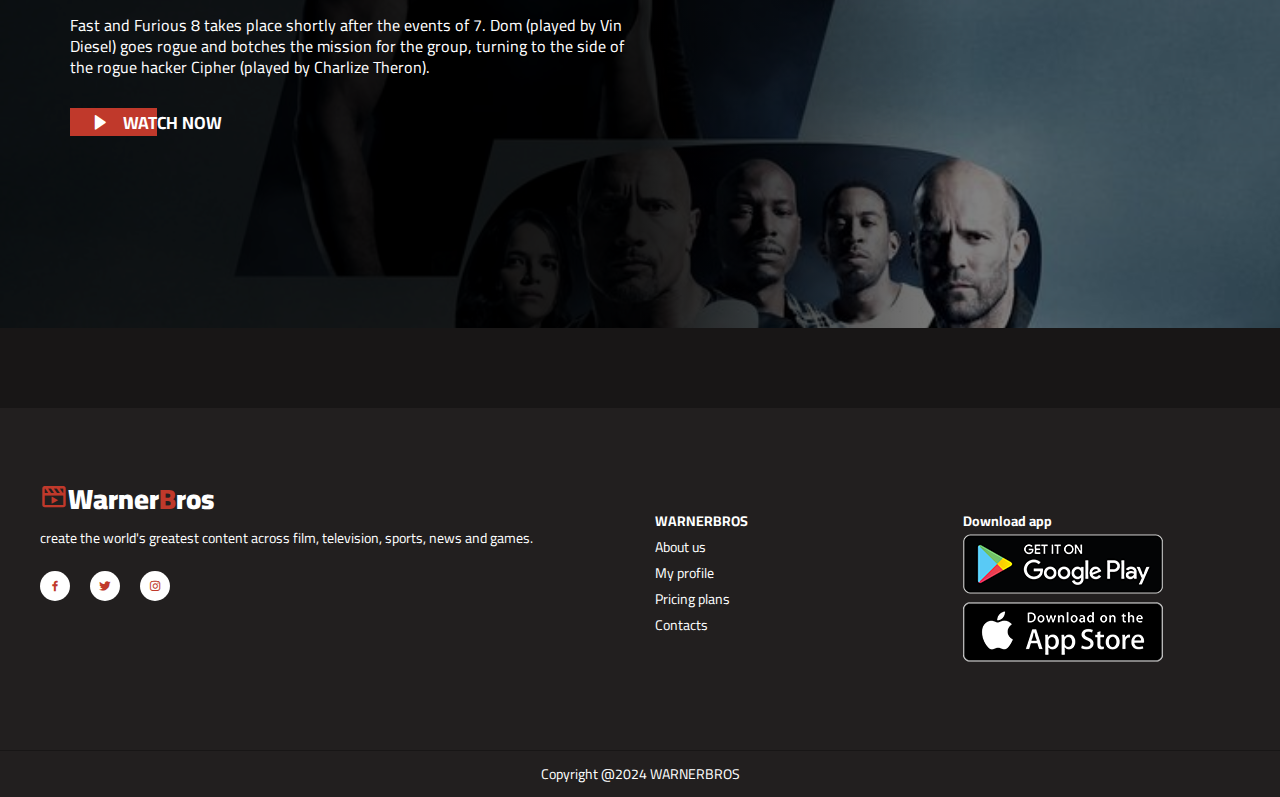
<file: Movies.html>
<!DOCTYPE html>
<html lang="en">

<head>
    <meta charset="UTF-8">
    <meta http-equiv="X-UA-Compatible" content="IE=edge">
    <meta name="viewport" content="width=device-width, initial-scale=1.0">
    <title>
        WARNERBROS
    </title>
    <!-- GOOGLE FONTS -->
    <link rel="preconnect" href="https://fonts.gstatic.com">
    <link href="https://fonts.googleapis.com/css2?family=Cairo:wght@200;300;400;600;700;900&display=swap" rel="stylesheet">
    <!-- OWL CAROUSEL -->
    <link rel="stylesheet" href="https://cdnjs.cloudflare.com/ajax/libs/OwlCarousel2/2.3.4/assets/owl.carousel.min.css" integrity="sha512-tS3S5qG0BlhnQROyJXvNjeEM4UpMXHrQfTGmbQ1gKmelCxlSEBUaxhRBj/EFTzpbP4RVSrpEikbmdJobCvhE3g==" crossorigin="anonymous" />
    <!-- BOX ICONS -->
    <link href='https://unpkg.com/boxicons@2.0.7/css/boxicons.min.css' rel='stylesheet'>
    <!-- APP CSS -->
    <link rel="stylesheet" href="grid.css">
    <link rel="stylesheet" href="app.css">
</head>

<body>

    <!-- NAV -->
    <div class="nav-wrapper">
        <div class="container">
            <div class="nav">
                <a href="images/warner bros logo 3.png" class="logo">
                    <i class='bx bx-movie-play bx-tada main-color'></i>Warner<span class="main-color">B</span>ros
                </a>
                <ul class="nav-menu" id="nav-menu">
                    <li><a href="index.html">Home</a></li>
                    <li><a href="Movies.html">Movies</a></li>
                    <li><a href="Tv-Shows.html">Tv-Shows</a></li>
                    <li><a href="Apps&Games.html">Apps&Games</a></li>
                    <li><a href="Collections.html">Collections</a></li>
                    <li><a href="Feedback.html">Feedback</a></li>
                    <li>
                        <a href="Sign-in.html" class="btn btn-hover">
                            <span>Sign in</span>
                        </a>
                    </li>
                </ul>
                <!-- MOBILE MENU TOGGLE -->
                <div class="hamburger-menu" id="hamburger-menu">
                    <div class="hamburger"></div>
                </div>
            </div>
        </div>
    </div>
    <!-- END NAV -->

    <!-- HERO SECTION -->
    <div class="hero-section">
        <!-- HERO SLIDE -->
        <div class="hero-slide">
            <div class="owl-carousel carousel-nav-center" id="hero-carousel">
                <!-- SLIDE ITEM -->
                <div class="hero-slide-item">
                    <img src="./images/black-banner.png" alt="">
                    <div class="overlay"></div>
                    <div class="hero-slide-item-content">
                        <div class="item-content-wraper">
                            <div class="item-content-title top-down">
                                Black Panther
                            </div>
                            <div class="movie-infos top-down delay-2">
                                <div class="movie-info">
                                    <i class="bx bxs-star"></i>
                                    <span>9.5</span>
                                </div>
                                <div class="movie-info">
                                    <i class="bx bxs-time"></i>
                                    <span>120 mins</span>
                                </div>
                                <div class="movie-info">
                                    <span>HD</span>
                                </div>
                                <div class="movie-info">
                                    <span>16+</span>
                                </div>
                            </div>
                            <div class="item-content-description top-down delay-4">
                                Synopsis. Centuries ago, five African tribes war over a meteorite containing Vibranium. One warrior ingests a "heart-shaped herb" affected by the metal and gains superhuman abilities, becoming the first "Black Panther". He unites all but the Jabari Tribe to form the nation of Wakanda.
                            </div>
                            <div class="item-action top-down delay-6">
                                <a href="#" class="btn btn-hover">
                                    <i class="bx bxs-right-arrow"></i>
                                    <span>Watch now</span>
                                </a>
                            </div>
                        </div>
                    </div>
                </div>
                <!-- END SLIDE ITEM -->
                <!-- SLIDE ITEM -->
                <div class="hero-slide-item">
                    <img src="./images/supergirl-banner.jpg" alt="">
                    <div class="overlay"></div>
                    <div class="hero-slide-item-content">
                        <div class="item-content-wraper">
                            <div class="item-content-title top-down">
                                Supergirl
                            </div>
                            <div class="movie-infos top-down delay-2">
                                <div class="movie-info">
                                    <i class="bx bxs-star"></i>
                                    <span>9.1</span>
                                </div>
                                <div class="movie-info">
                                    <i class="bx bxs-time"></i>
                                    <span>130 mins</span>
                                </div>
                                <div class="movie-info">
                                    <span>HD</span>
                                </div>
                                <div class="movie-info">
                                    <span>17+</span>
                                </div>
                            </div>
                            <div class="item-content-description top-down delay-4">
                                After losing a powerful orb, Kara Zor-El, Superman's cousin, comes to Earth to retrieve it and instead finds herself up against a wicked witch.
                            </div>
                            <div class="item-action top-down delay-6">
                                <a href="#" class="btn btn-hover">
                                    <i class="bx bxs-right-arrow"></i>
                                    <span>Watch now</span>
                                </a>
                            </div>
                        </div>
                    </div>
                </div>
                <!-- END SLIDE ITEM -->
                <!-- SLIDE ITEM -->
                <div class="hero-slide-item">
                    <img src="./images/wanda-banner.jpg" alt="">
                    <div class="overlay"></div>
                    <div class="hero-slide-item-content">
                        <div class="item-content-wraper">
                            <div class="item-content-title top-down">
                                Wanda Vision
                            </div>
                            <div class="movie-infos top-down delay-2">
                                <div class="movie-info">
                                    <i class="bx bxs-star"></i>
                                    <span>9.5</span>
                                </div>
                                <div class="movie-info">
                                    <i class="bx bxs-time"></i>
                                    <span>145 mins</span>
                                </div>
                                <div class="movie-info">
                                    <span>HD</span>
                                </div>
                                <div class="movie-info">
                                    <span>18+</span>
                                </div>
                            </div>
                            <div class="item-content-description top-down delay-4">
                                Blends the style of classic sitcoms with the MCU, in which Wanda Maximoff and Vision - two super-powered beings living their ideal suburban lives - begin to suspect that everything is not as it seems.
                            </div>
                            <div class="item-action top-down delay-6">
                                <a href="#" class="btn btn-hover">
                                    <i class="bx bxs-right-arrow"></i>
                                    <span>Watch now</span>
                                </a>
                            </div>
                        </div>
                    </div>
                </div>
                <!-- END SLIDE ITEM -->
            </div>
        </div>
        <!-- END HERO SLIDE -->
        <!-- TOP MOVIES SLIDE -->
        <div class="top-movies-slide">
            <div class="owl-carousel" id="top-movies-slide">
                <!-- MOVIE ITEM -->
                <div class="movie-item">
                    <img src="./images/supergirl.jpg" alt="">
                    <div class="movie-item-content">
                        <div class="movie-item-title">
                            Supergirl
                        </div>
                        <div class="movie-infos">
                            <div class="movie-info">
                                <i class="bx bxs-star"></i>
                                <span>9.1</span>
                            </div>
                            <div class="movie-info">
                                <i class="bx bxs-time"></i>
                                <span>120 mins</span>
                            </div>
                            <div class="movie-info">
                                <span>HD</span>
                            </div>
                            <div class="movie-info">
                                <span>16+</span>
                            </div>
                        </div>
                    </div>
                </div>
                <!-- END MOVIE ITEM -->
                <!-- MOVIE ITEM -->
                <div class="movie-item">
                    <img src="./images/captain-marvel.png" alt="">
                    <div class="movie-item-content">
                        <div class="movie-item-title">
                            Captain Marvel
                        </div>
                        <div class="movie-infos">
                            <div class="movie-info">
                                <i class="bx bxs-star"></i>
                                <span>9.5</span>
                            </div>
                            <div class="movie-info">
                                <i class="bx bxs-time"></i>
                                <span>135 mins</span>
                            </div>
                            <div class="movie-info">
                                <span>HD</span>
                            </div>
                            <div class="movie-info">
                                <span>18+</span>
                            </div>
                        </div>
                    </div>
                </div>
                <!-- END MOVIE ITEM -->
                <!-- MOVIE ITEM -->
                <div class="movie-item">
                    <img src="./images/demon-slayer.jpg" alt="">
                    <div class="movie-item-content">
                        <div class="movie-item-title">
                            Infinity Train
                        </div>
                        <div class="movie-infos">
                            <div class="movie-info">
                                <i class="bx bxs-star"></i>
                                <span>9.3</span>
                            </div>
                            <div class="movie-info">
                                <i class="bx bxs-time"></i>
                                <span>120 mins</span>
                            </div>
                            <div class="movie-info">
                                <span>HD</span>
                            </div>
                            <div class="movie-info">
                                <span>16+</span>
                            </div>
                        </div>
                    </div>
                </div>
                <!-- END MOVIE ITEM -->
                <!-- MOVIE ITEM -->
                <div class="movie-item">
                    <img src="./images/blood-shot.jpg" alt="">
                    <div class="movie-item-content">
                        <div class="movie-item-title">
                            Bloodshot
                        </div>
                        <div class="movie-infos">
                            <div class="movie-info">
                                <i class="bx bxs-star"></i>
                                <span>9.0</span>
                            </div>
                            <div class="movie-info">
                                <i class="bx bxs-time"></i>
                                <span>140 mins</span>
                            </div>
                            <div class="movie-info">
                                <span>HD</span>
                            </div>
                            <div class="movie-info">
                                <span>17+</span>
                            </div>
                        </div>
                    </div>
                </div>
                <!-- END MOVIE ITEM -->
                <!-- MOVIE ITEM -->
                <div class="movie-item">
                    <img src="./images/wanda.1.png" alt="">
                    <div class="movie-item-content">
                        <div class="movie-item-title">
                            Wanda Vision
                        </div>
                        <div class="movie-infos">
                            <div class="movie-info">
                                <i class="bx bxs-star"></i>
                                <span>9.5</span>
                            </div>
                            <div class="movie-info">
                                <i class="bx bxs-time"></i>
                                <span>145 mins</span>
                            </div>
                            <div class="movie-info">
                                <span>HD</span>
                            </div>
                            <div class="movie-info">
                                <span>18+</span>
                            </div>
                        </div>
                    </div>
                </div>
                <!-- END MOVIE ITEM -->
                <!-- MOVIE ITEM -->
                <div class="movie-item">
                    <img src="./images/bat-man.jpg" alt="">
                    <div class="movie-item-content">
                        <div class="movie-item-title">
                            The Dark Knight
                        </div>
                        <div class="movie-infos">
                            <div class="movie-info">
                                <i class="bx bxs-star"></i>
                                <span>9.5</span>
                            </div>
                            <div class="movie-info">
                                <i class="bx bxs-time"></i>
                                <span>120 mins</span>
                            </div>
                            <div class="movie-info">
                                <span>HD</span>
                            </div>
                            <div class="movie-info">
                                <span>16+</span>
                            </div>
                        </div>
                    </div>
                </div>
                <!-- END MOVIE ITEM -->
            </div>
        </div>
        <!-- END TOP MOVIES SLIDE -->
    </div>
    <!-- END HERO SECTION -->

    <!-- LATEST MOVIES SECTION -->
    <div class="section">
        <div class="container">
            <div class="section-header">
               latest Movies
            </div>
            <div class="movies-slide carousel-nav-center owl-carousel">
                <!-- MOVIE ITEM -->
                <a href="#" class="movie-item">
                    <img src="./images/theatre-dead.jpg" alt="">
                    <div class="movie-item-content">
                        <div class="movie-item-title">
                            Theatre of the dead
                        </div>
                        <div class="movie-infos">
                            <div class="movie-info">
                                <i class="bx bxs-star"></i>
                                <span>9.5</span>
                            </div>
                            <div class="movie-info">
                                <i class="bx bxs-time"></i>
                                <span>135 mins</span>
                            </div>
                            <div class="movie-info">
                                <span>HD</span>
                            </div>
                            <div class="movie-info">
                                <span>18+</span>
                            </div>
                        </div>
                    </div>
                </a>
                <!-- END MOVIE ITEM -->
                <!-- MOVIE ITEM -->
                <a href="#" class="movie-item">
                    <img src="./images/transformer.jpg" alt="">
                    <div class="movie-item-content">
                        <div class="movie-item-title">
                            Transformer
                        </div>
                        <div class="movie-infos">
                            <div class="movie-info">
                                <i class="bx bxs-star"></i>
                                <span>9.5</span>
                            </div>
                            <div class="movie-info">
                                <i class="bx bxs-time"></i>
                                <span>145 mins</span>
                            </div>
                            <div class="movie-info">
                                <span>HD</span>
                            </div>
                            <div class="movie-info">
                                <span>16+</span>
                            </div>
                        </div>
                    </div>
                </a>
                <!-- END MOVIE ITEM -->
                <!-- MOVIE ITEM -->
                <a href="#" class="movie-item">
                    <img src="./images/resident-evil.jpg" alt="">
                    <div class="movie-item-content">
                        <div class="movie-item-title">
                            Resident Evil
                        </div>
                        <div class="movie-infos">
                            <div class="movie-info">
                                <i class="bx bxs-star"></i>
                                <span>8.9</span>
                            </div>
                            <div class="movie-info">
                                <i class="bx bxs-time"></i>
                                <span>130 mins</span>
                            </div>
                            <div class="movie-info">
                                <span>HD</span>
                            </div>
                            <div class="movie-info">
                                <span>17+</span>
                            </div>
                        </div>
                    </div>
                </a>
                <!-- END MOVIE ITEM -->
                <!-- MOVIE ITEM -->
                <a href="#" class="movie-item">
                    <img src="./images/captain-marvel.png" alt="">
                    <div class="movie-item-content">
                        <div class="movie-item-title">
                            Captain Marvel
                        </div>
                        <div class="movie-infos">
                            <div class="movie-info">
                                <i class="bx bxs-star"></i>
                                <span>9.4</span>
                            </div>
                            <div class="movie-info">
                                <i class="bx bxs-time"></i>
                                <span>120 mins</span>
                            </div>
                            <div class="movie-info">
                                <span>HD</span>
                            </div>
                            <div class="movie-info">
                                <span>16+</span>
                            </div>
                        </div>
                    </div>
                </a>
                <!-- END MOVIE ITEM -->
                <!-- MOVIE ITEM -->
                <a href="#" class="movie-item">
                    <img src="./images/hunter-killer.jpg" alt="">
                    <div class="movie-item-content">
                        <div class="movie-item-title">
                            Hunter Killer
                        </div>
                        <div class="movie-infos">
                            <div class="movie-info">
                                <i class="bx bxs-star"></i>
                                <span>9.6</span>
                            </div>
                            <div class="movie-info">
                                <i class="bx bxs-time"></i>
                                <span>120 mins</span>
                            </div>
                            <div class="movie-info">
                                <span>HD</span>
                            </div>
                            <div class="movie-info">
                                <span>16+</span>
                            </div>
                        </div>
                    </div>
                </a>
                <!-- END MOVIE ITEM -->
                <!-- MOVIE ITEM -->
                <a href="#" class="movie-item">
                    <img src="./images/blood-shot.jpg" alt="">
                    <div class="movie-item-content">
                        <div class="movie-item-title">
                            Bloodshot
                        </div>
                        <div class="movie-infos">
                            <div class="movie-info">
                                <i class="bx bxs-star"></i>
                                <span>9.5</span>
                            </div>
                            <div class="movie-info">
                                <i class="bx bxs-time"></i>
                                <span>140 mins</span>
                            </div>
                            <div class="movie-info">
                                <span>HD</span>
                            </div>
                            <div class="movie-info">
                                <span>18+</span>
                            </div>
                        </div>
                    </div>
                </a>
                <!-- END MOVIE ITEM -->
                <!-- MOVIE ITEM -->
                <a href="#" class="movie-item">
                    <img src="./images/call.jpg" alt="">
                    <div class="movie-item-content">
                        <div class="movie-item-title">
                            Call
                        </div>
                        <div class="movie-infos">
                            <div class="movie-info">
                                <i class="bx bxs-star"></i>
                                <span>9.1</span>
                            </div>
                            <div class="movie-info">
                                <i class="bx bxs-time"></i>
                                <span>130 mins</span>
                            </div>
                            <div class="movie-info">
                                <span>HD</span>
                            </div>
                            <div class="movie-info">
                                <span>16+</span>
                            </div>
                        </div>
                    </div>
                </a>
                <!-- END MOVIE ITEM -->
            </div>
        </div>
    </div>
    <!-- END LATEST MOVIES SECTION -->

    <!-- LATEST Movies SECTION -->
    <div class="section">
        <div class="container">
            <div class="section-header">
                Movies
            </div>
            <div class="movies-slide carousel-nav-center owl-carousel">
                <!-- MOVIE ITEM -->
                <a href="#" class="movie-item">
                    <img src="./images/supergirl.jpg" alt="">
                    <div class="movie-item-content">
                        <div class="movie-item-title">
                            Supergirl
                        </div>
                        <div class="movie-infos">
                            <div class="movie-info">
                                <i class="bx bxs-star"></i>
                                <span>8.5</span>
                            </div>
                            <div class="movie-info">
                                <i class="bx bxs-time"></i>
                                <span>55 mins</span>
                            </div>
                            <div class="movie-info">
                                <span>HD</span>
                            </div>
                            <div class="movie-info">
                                <span>18+</span>
                            </div>
                        </div>
                    </div>
                </a>
                <!-- END MOVIE ITEM -->
                <!-- MOVIE ITEM -->
                <a href="#" class="movie-item">
                    <img src="./images/The Woman King.png" alt="">
                    <div class="movie-item-content">
                        <div class="movie-item-title">
                            The women King
                        </div>
                        <div class="movie-infos">
                            <div class="movie-info">
                                <i class="bx bxs-star"></i>
                                <span>9.1</span>
                            </div>
                            <div class="movie-info">
                                <i class="bx bxs-time"></i>
                                <span>120 mins</span>
                            </div>
                            <div class="movie-info">
                                <span>HD</span>
                            </div>
                            <div class="movie-info">
                                <span>18+</span>
                            </div>
                        </div>
                    </div>
                </a>
                <!-- END MOVIE ITEM -->
                <!-- MOVIE ITEM -->
                <a href="#" class="movie-item">
                    <img src="./images/star-trek.jpg" alt="">
                    <div class="movie-item-content">
                        <div class="movie-item-title">
                            Star Trek
                        </div>
                        <div class="movie-infos">
                            <div class="movie-info">
                                <i class="bx bxs-star"></i>
                                <span>8.9</span>
                            </div>
                            <div class="movie-info">
                                <i class="bx bxs-time"></i>
                                <span>1350 mins</span>
                            </div>
                            <div class="movie-info">
                                <span>HD</span>
                            </div>
                            <div class="movie-info">
                                <span>18+</span>
                            </div>
                        </div>
                    </div>
                </a>
                <!-- END MOVIE ITEM -->
                <!-- MOVIE ITEM -->
                <a href="#" class="movie-item">
                    <img src="./images/penthouses.jpg" alt="">
                    <div class="movie-item-content">
                        <div class="movie-item-title">
                            Penthouses
                        </div>
                        <div class="movie-infos">
                            <div class="movie-info">
                                <i class="bx bxs-star"></i>
                                <span>9.1</span>
                            </div>
                            <div class="movie-info">
                                <i class="bx bxs-time"></i>
                                <span>140 mins</span>
                            </div>
                            <div class="movie-info">
                                <span>HD</span>
                            </div>
                            <div class="movie-info">
                                <span>18+</span>
                            </div>
                        </div>
                    </div>
                </a>
                <!-- END MOVIE ITEM -->
                <!-- MOVIE ITEM -->
                <a href="#" class="movie-item">
                    <img src="./images/mandalorian.jpg" alt="">
                    <div class="movie-item-content">
                        <div class="movie-item-title">
                            Mandalorian
                        </div>
                        <div class="movie-infos">
                            <div class="movie-info">
                                <i class="bx bxs-star"></i>
                                <span>9.0</span>
                            </div>
                            <div class="movie-info">
                                <i class="bx bxs-time"></i>
                                <span>120 mins</span>
                            </div>
                            <div class="movie-info">
                                <span>HD</span>
                            </div>
                            <div class="movie-info">
                                <span>17+</span>
                            </div>
                        </div>
                    </div>
                </a>
                <!-- END MOVIE ITEM -->
                <!-- MOVIE ITEM -->
                <a href="#" class="movie-item">
                    <img src="./images/the-falcon.png" alt="">
                    <div class="movie-item-content">
                        <div class="movie-item-title">
                            The Falcon And The Winter Soldier
                        </div>
                        <div class="movie-infos">
                            <div class="movie-info">
                                <i class="bx bxs-star"></i>
                                <span>9.5</span>
                            </div>
                            <div class="movie-info">
                                <i class="bx bxs-time"></i>
                                <span>145 mins</span>
                            </div>
                            <div class="movie-info">
                                <span>HD</span>
                            </div>
                            <div class="movie-info">
                                <span>18+</span>
                            </div>
                        </div>
                    </div>
                </a>
                <!-- END MOVIE ITEM -->
                <!-- MOVIE ITEM -->
                <a href="#" class="movie-item">
                    <img src="./images/wanda.png" alt="">
                    <div class="movie-item-content">
                        <div class="movie-item-title">
                            Wanda Vision
                        </div>
                        <div class="movie-infos">
                            <div class="movie-info">
                                <i class="bx bxs-star"></i>
                                <span>9.3</span>
                            </div>
                            <div class="movie-info">
                                <i class="bx bxs-time"></i>
                                <span>140 mins</span>
                            </div>
                            <div class="movie-info">
                                <span>HD</span>
                            </div>
                            <div class="movie-info">
                                <span>17+</span>
                            </div>
                        </div>
                    </div>
                </a>
                <!-- END MOVIE ITEM -->
            </div>
        </div>
    </div>
    <!-- END MOVIE SECTION -->

    <!-- LATEST MORE MOVIES SECTION -->
    <div class="section">
        <div class="container">
            <div class="section-header">
                More Movies
            </div>
            <div class="movies-slide carousel-nav-center owl-carousel">
                <!-- MOVIE ITEM -->
                <a href="#" class="movie-item">
                    <img src="./images/Iron Man (2008).png" alt="">
                    <div class="movie-item-content">
                        <div class="movie-item-title">
                            Iron Man
                        </div>
                        <div class="movie-infos">
                            <div class="movie-info">
                                <i class="bx bxs-star"></i>
                                <span>9.0</span>
                            </div>
                            <div class="movie-info">
                                <i class="bx bxs-time"></i>
                                <span>135 mins</span>
                            </div>
                            <div class="movie-info">
                                <span>HD</span>
                            </div>
                            <div class="movie-info">
                                <span>16+</span>
                            </div>
                        </div>
                    </div>
                </a>
                <!-- END MOVIE ITEM -->
                <!-- MOVIE ITEM -->
                <a href="#" class="movie-item">
                    <img src="./images/Captain Marvel.png" alt="">
                    <div class="movie-item-content">
                        <div class="movie-item-title">
                            Captain Marvel
                        </div>
                        <div class="movie-infos">
                            <div class="movie-info">
                                <i class="bx bxs-star"></i>
                                <span>9.5</span>
                            </div>
                            <div class="movie-info">
                                <i class="bx bxs-time"></i>
                                <span>120 mins</span>
                            </div>
                            <div class="movie-info">
                                <span>HD</span>
                            </div>
                            <div class="movie-info">
                                <span>16+</span>
                            </div>
                        </div>
                    </div>
                </a>
                <!-- END MOVIE ITEM -->
                <!-- MOVIE ITEM -->
                <a href="#" class="movie-item">
                    <img src="./images/Ghosts angel.png" alt="">
                    <div class="movie-item-content">
                        <div class="movie-item-title">
                            Ghost Rider
                        </div>
                        <div class="movie-infos">
                            <div class="movie-info">
                                <i class="bx bxs-star"></i>
                                <span>9.0</span>
                            </div>
                            <div class="movie-info">
                                <i class="bx bxs-time"></i>
                                <span>140 mins</span>
                            </div>
                            <div class="movie-info">
                                <span>HD</span>
                            </div>
                            <div class="movie-info">
                                <span>17+</span>
                            </div>
                        </div>
                    </div>
                </a>
                <!-- END MOVIE ITEM -->
                <!-- MOVIE ITEM -->
                <a href="#" class="movie-item">
                    <img src="./images/Thor_ Ragnarok (2017).png" alt="">
                    <div class="movie-item-content">
                        <div class="movie-item-title">
                            Thor Ragnarok
                        </div>
                        <div class="movie-infos">
                            <div class="movie-info">
                                <i class="bx bxs-star"></i>
                                <span>8.9</span>
                            </div>
                            <div class="movie-info">
                                <i class="bx bxs-time"></i>
                                <span>135 mins</span>
                            </div>
                            <div class="movie-info">
                                <span>HD</span>
                            </div>
                            <div class="movie-info">
                                <span>18+</span>
                            </div>
                        </div>
                    </div>
                </a>
                <!-- END MOVIE ITEM -->
                <!-- MOVIE ITEM -->
                <a href="#" class="movie-item">
                    <img src="./images/Fifty Shades Darker (2017).png" alt="">
                    <div class="movie-item-content">
                        <div class="movie-item-title">
                            Fifty Shades
                        </div>
                        <div class="movie-infos">
                            <div class="movie-info">
                                <i class="bx bxs-star"></i>
                                <span>9.5</span>
                            </div>
                            <div class="movie-info">
                                <i class="bx bxs-time"></i>
                                <span>120 mins</span>
                            </div>
                            <div class="movie-info">
                                <span>HD</span>
                            </div>
                            <div class="movie-info">
                                <span>18+</span>
                            </div>
                        </div>
                    </div>
                </a>
                <!-- END MOVIE ITEM -->
                <!-- MOVIE ITEM -->
                <a href="#" class="movie-item">
                    <img src="./images/The Avatar.png" alt="">
                    <div class="movie-item-content">
                        <div class="movie-item-title">
                            The Avatar
                        </div>
                        <div class="movie-infos">
                            <div class="movie-info">
                                <i class="bx bxs-star"></i>
                                <span>9.0</span>
                            </div>
                            <div class="movie-info">
                                <i class="bx bxs-time"></i>
                                <span>140 mins</span>
                            </div>
                            <div class="movie-info">
                                <span>HD</span>
                            </div>
                            <div class="movie-info">
                                <span>17+</span>
                            </div>
                        </div>
                    </div>
                </a>
                <!-- END MOVIE ITEM -->
                <!-- MOVIE ITEM -->
                <a href="#" class="movie-item">
                    <img src="./images/Rebel Moon Part One A Child Of Fire.png" alt="">
                    <div class="movie-item-content">
                        <div class="movie-item-title">
                            Rebel Moon
                        </div>
                        <div class="movie-infos">
                            <div class="movie-info">
                                <i class="bx bxs-star"></i>
                                <span>9.3</span>
                            </div>
                            <div class="movie-info">
                                <i class="bx bxs-time"></i>
                                <span>135 mins</span>
                            </div>
                            <div class="movie-info">
                                <span>HD</span>
                            </div>
                            <div class="movie-info">
                                <span>17+</span>
                            </div>
                        </div>
                    </div>
                </a>
                <!-- END MOVIE ITEM -->
            </div>
        </div>
    </div>
    <!-- END MORE MOVIES SECTION -->

    <!-- SPECIAL MOVIE SECTION -->
    <div class="section">
        <div class="hero-slide-item">
            <img src="./images/Fast and furious 8.png" alt="">
            <div class="overlay"></div>
            <div class="hero-slide-item-content">
                <div class="item-content-wraper">
                    <div class="item-content-title">
                        Fast And Furious 8
                    </div>
                    <div class="movie-infos">
                        <div class="movie-info">
                            <i class="bx bxs-star"></i>
                            <span>9.3</span>
                        </div>
                        <div class="movie-info">
                            <i class="bx bxs-time"></i>
                            <span>145 mins</span>
                        </div>
                        <div class="movie-info">
                            <span>HD</span>
                        </div>
                        <div class="movie-info">
                            <span>17+</span>
                        </div>
                    </div>
                    <div class="item-content-description">
                        Fast and Furious 8 takes place shortly after the events of 7. Dom (played by Vin Diesel) goes rogue and botches the mission for the group, turning to the side of the rogue hacker Cipher (played by Charlize Theron).
                    <div class="item-action">
                        <a href="#" class="btn btn-hover">
                            <i class="bx bxs-right-arrow"></i>
                            <span>Watch now</span>
                        </a>
                    </div>
                </div>
            </div>
        </div>
    </div>

    <footer class="section">
        <div class="container">
            <div class="row">
                <div class="col-4 col-md-6 col-sm-12">
                    <div class="content">
                        <a href="#" class="logo">
                            <i class='bx bx-movie-play bx-tada main-color'></i>Warner<span class="main-color">B</span>ros
                        </a>
                        <p>
                            create the world's greatest content across film, television, sports, news and games.
                        </p>
                        <div class="social-list">
                            <a href="https://web.facebook.com/warnerbrosent" class="social-item">
                                <i class="bx bxl-facebook"></i>
                            </a>
                            <a href="https://x.com/wbhomeent?lang=en" class="social-item">
                                <i class="bx bxl-twitter"></i>
                            </a>
                            <a href="https://www.instagram.com/warnerbrosentertainment/" class="social-item">
                                <i class="bx bxl-instagram"></i>
                            </a>
                        </div>
                    </div>
                </div>
                <div class="col-8 col-md-6 col-sm-12">
                    <div class="row">
                        <div class="col-3 col-md-6 col-sm-6">
                            <div class="content">
                                <p><b>WARNERBROS</b></p>
                                <ul class="footer-menu">
                                    <li><a href="https://web.facebook.com/warnerbrosent">About us</a></li>
                                    <li><a href="#">My profile</a></li>
                                    <li><a href="Collections.html">Pricing plans</a></li>
                                    <li><a href="https://www.instagram.com/warnerbrosentertainment/">Contacts</a></li>
                                </ul>
                            </div>
                        </div>
                       
                        <div class="col-3 col-md-6 col-sm-6">
                            <div class="content">
                                <p><b>Download app</b></p>
                                <ul class="footer-menu">
                                    <li>
                                        <a href="https://play.google.com/store/search?q=werner%20bros&c=apps&hl=en&gl=US">
                                            <img src="./images/google-play.png" alt="">
                                        </a>
                                    </li>
                                    <li>
                                        <a href="https://www.apple.com/app-store/">
                                            <img src="./images/app-store.png" alt="">
                                        </a>
                                    </li>
                                </ul>
                            </div>
                        </div>
                    </div>
                </div>
            </div>
        </div>
    </footer>
    <!-- END FOOTER SECTION -->

    <!-- COPYRIGHT SECTION -->
    <div class="copyright">
        Copyright @2024 <a href="https://www.youtube.com/@warnerbrosentertainment" target="_blank">
            WARNERBROS</a>
    </div>
    <!-- END COPYRIGHT SECTION -->

    <!-- SCRIPT -->
    <!-- JQUERY -->
    <script src="https://code.jquery.com/jquery-3.6.0.min.js" integrity="sha256-/xUj+3OJU5yExlq6GSYGSHk7tPXikynS7ogEvDej/m4=" crossorigin="anonymous"></script>
    <!-- OWL CAROUSEL -->
    <script src="https://cdnjs.cloudflare.com/ajax/libs/OwlCarousel2/2.3.4/owl.carousel.min.js" integrity="sha512-bPs7Ae6pVvhOSiIcyUClR7/q2OAsRiovw4vAkX+zJbw3ShAeeqezq50RIIcIURq7Oa20rW2n2q+fyXBNcU9lrw==" crossorigin="anonymous"></script>
    <!-- APP SCRIPT -->
    <script src="app.js"></script>

</body>

</html>
</file>
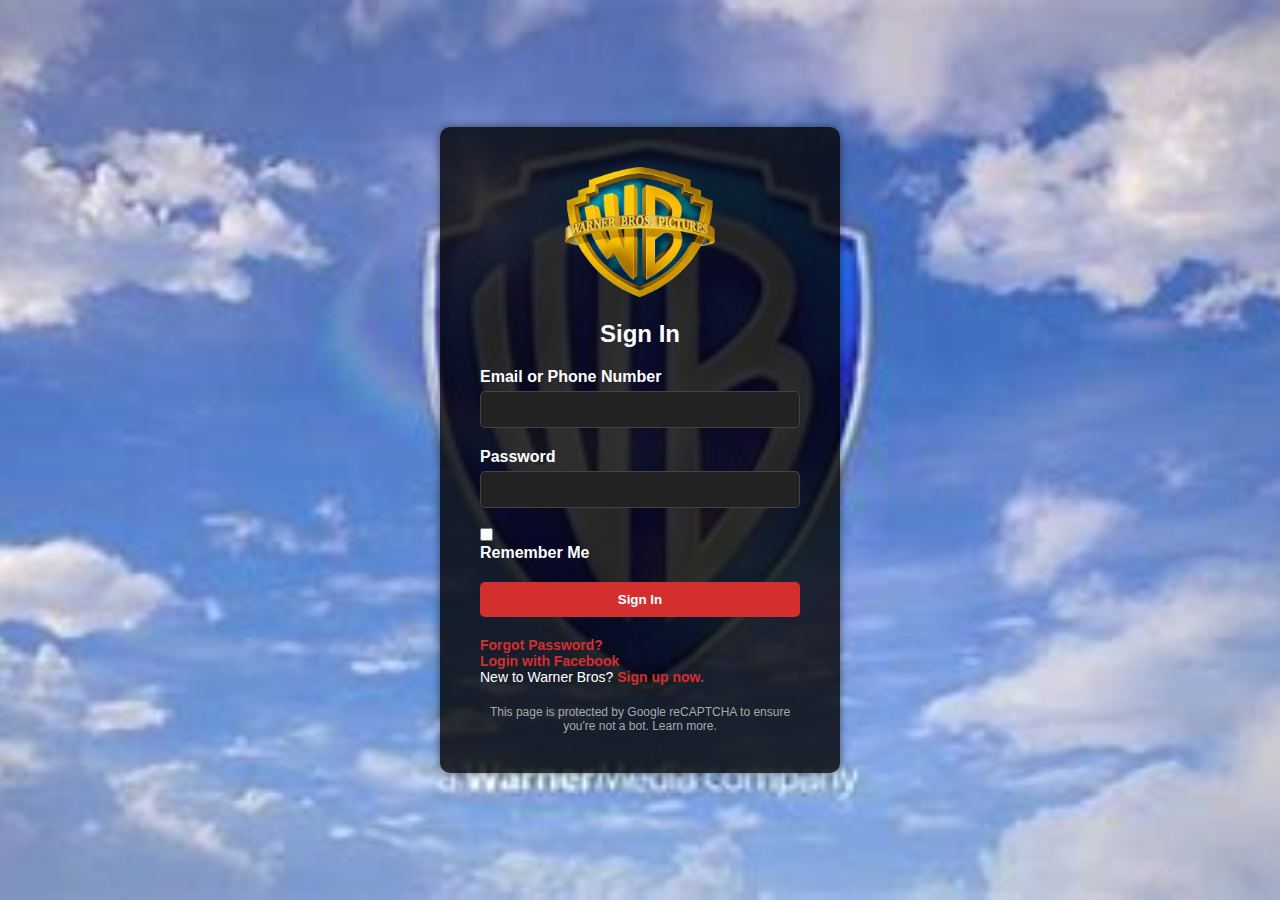
<file: Sign-in.html>
<!DOCTYPE html>
<html lang="en">
<head>
    <meta charset="UTF-8">
    <meta name="viewport" content="width=device-width, initial-scale=1.0">
    <title>Warner Bros - Sign In</title>
    <link rel="stylesheet" href="grid.css">
    <link rel="stylesheet" href="app.css">
    <link rel="stylesheet" href="https://cdnjs.cloudflare.com/ajax/libs/font-awesome/5.15.4/css/all.min.css">
    <link rel="stylesheet" href="https://cdnjs.cloudflare.com/ajax/libs/OwlCarousel2/2.3.4/assets/owl.carousel.min.css">
    <link rel="stylesheet" href="https://cdnjs.cloudflare.com/ajax/libs/OwlCarousel2/2.3.4/assets/owl.theme.default.min.css">
    <style>
        body {
            background-color: #000;
            color: #fff;
            font-family: Arial, sans-serif;
            margin: 0;
            padding: 0;
            display: flex;
            justify-content: center;
            align-items: center;
            height: 100vh;
            background-image: url(images/background\ 2.1.jpg); 
            background-size: cover;
            background-position: center;
        }

        .container {
            background-color: rgba(0, 0, 0, 0.8);
            padding: 40px;
            border-radius: 10px;
            box-shadow: 0 0 10px rgba(0, 0, 0, 0.5);
            text-align: center;
            max-width: 400px;
            width: 100%;
        }

        .logo {
            width: 150px;
            margin-bottom: 20px;
        }

        h1 {
            font-size: 24px;
            margin-bottom: 20px;
            font-weight: bold;
        }

        .form-group {
            margin-bottom: 20px;
            text-align: left;
        }

        label {
            font-size: 16px;
            display: block;
            margin-bottom: 5px;
            font-weight: bold;
        }

        input[type="text"],
        input[type="email"],
        input[type="password"] {
            width: 100%;
            padding: 10px;
            border-radius: 5px;
            border: 1px solid #444;
            background-color: #222;
            color: #fff;
        }

        .btn-submit {
            background-color: #d32f2f;
            color: #fff;
            padding: 10px 20px;
            border: none;
            border-radius: 5px;
            cursor: pointer;
            text-decoration: none;
            font-weight: bold;
            width: 100%;
        }

        .btn-submit:hover {
            background-color: #c62828;
        }

        .additional-options {
            margin-top: 20px;
            text-align: left;
        }

        .additional-options a {
            color: #d32f2f;
            text-decoration: none;
            font-weight: bold;
        }

        .additional-options a:hover {
            text-decoration: underline;
        }

        .footer-text {
            font-size: 12px;
            margin-top: 20px;
            color: #aaa;
        }

    </style>
    <script>
        function handleSignIn(event) {
            event.preventDefault(); // Prevent the default form submission
            window.location.href = 'index.html'; // Redirect to index.html
        }
    </script>
</head>
<body>

<div class="container">
    <img src="images/warner bros logo 3.png" alt="Warner Bros Logo" class="logo"> 
    <h1>Sign In</h1>
    <form id="signInForm" onsubmit="handleSignIn(event)">
        <div class="form-group">
            <label for="email">Email or Phone Number</label>
            <input type="text" id="email" name="email" required>
        </div>
        <div class="form-group">
            <label for="password">Password</label>
            <input type="password" id="password" name="password" required>
        </div>
        <div class="form-group">
            <input type="checkbox" id="rememberMe" name="rememberMe">
            <label for="rememberMe">Remember Me</label>
        </div>
        <button type="submit" class="btn-submit">Sign In</button>
    </form>
    <div class="additional-options">
        <p><a href="#">Forgot Password?</a></p>
        <p><a href="https://web.facebook.com">Login with Facebook</a></p>
        <p>New to Warner Bros? <a href="#">Sign up now.</a></p>
    </div>
    <div class="footer-text">
        This page is protected by Google reCAPTCHA to ensure you're not a bot. <a href="#">Learn more.</a>
    </div>
</div>

</body>
</html>
</file>
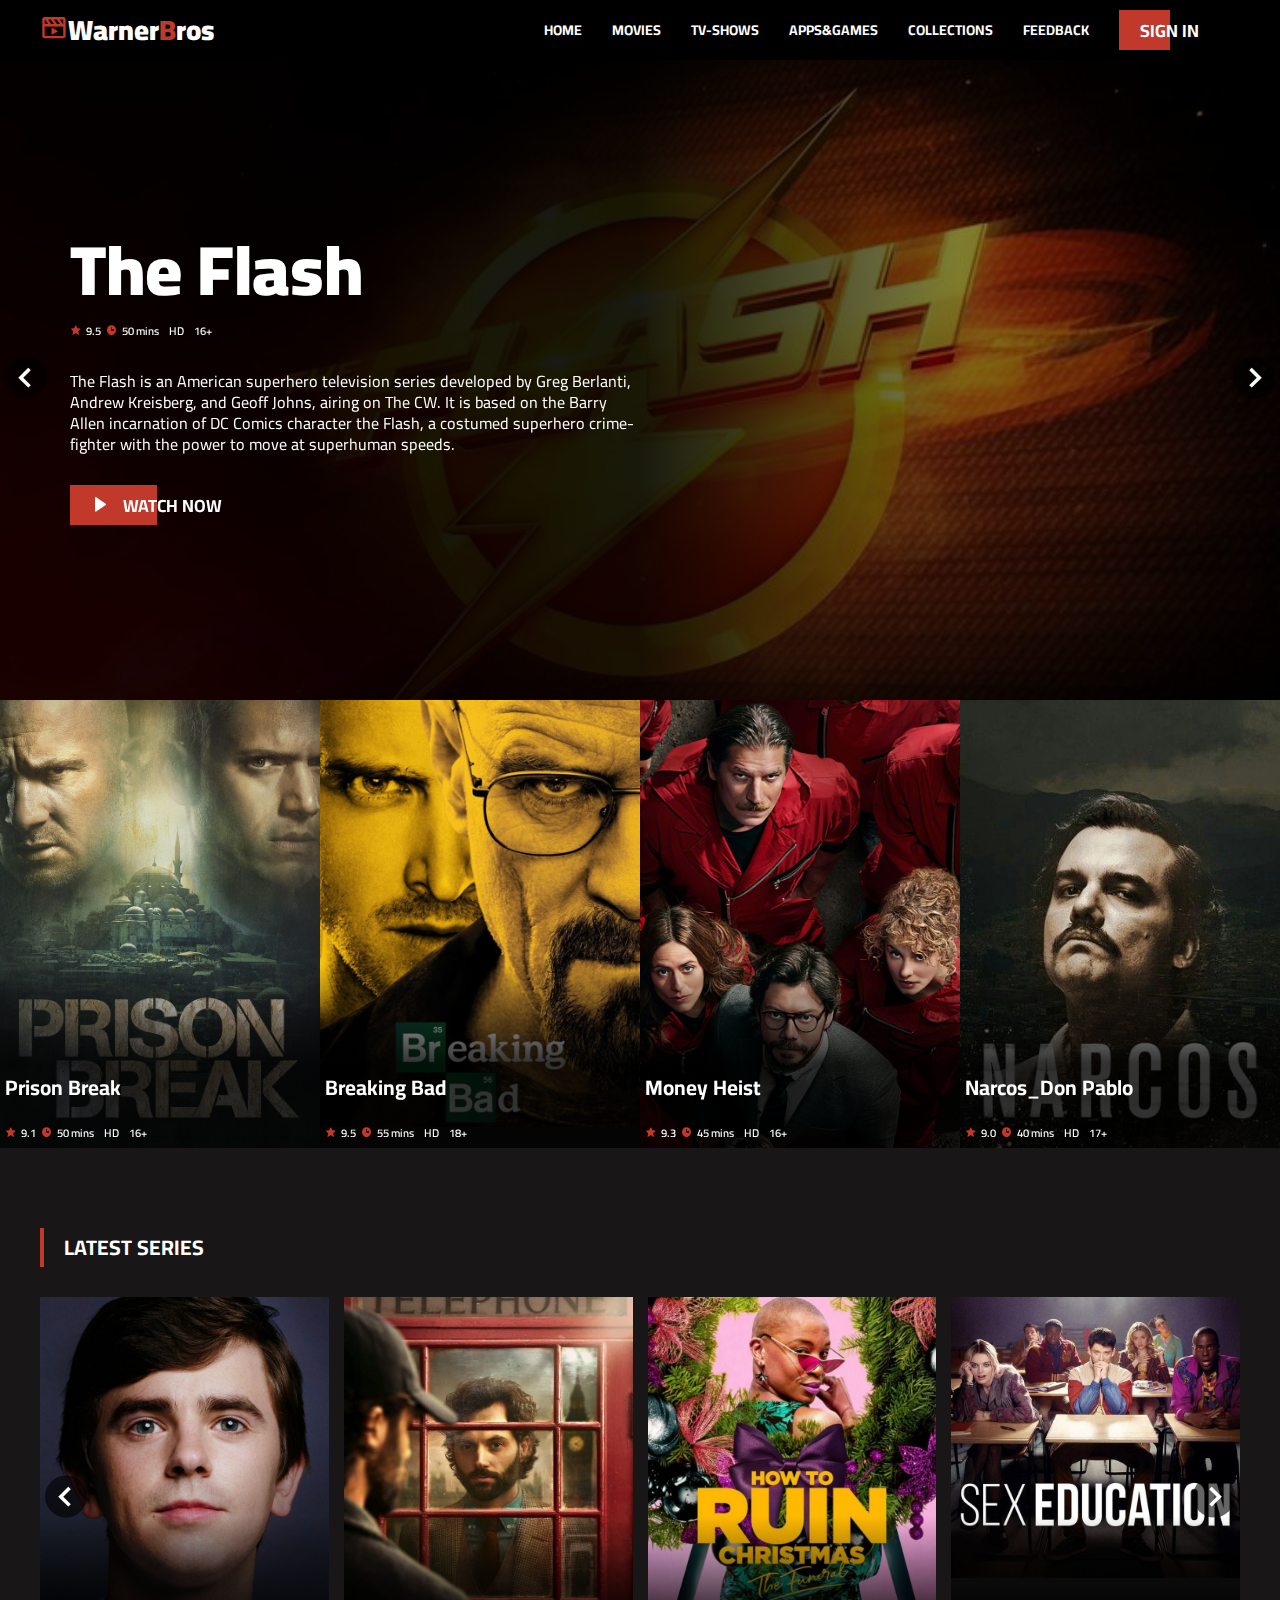
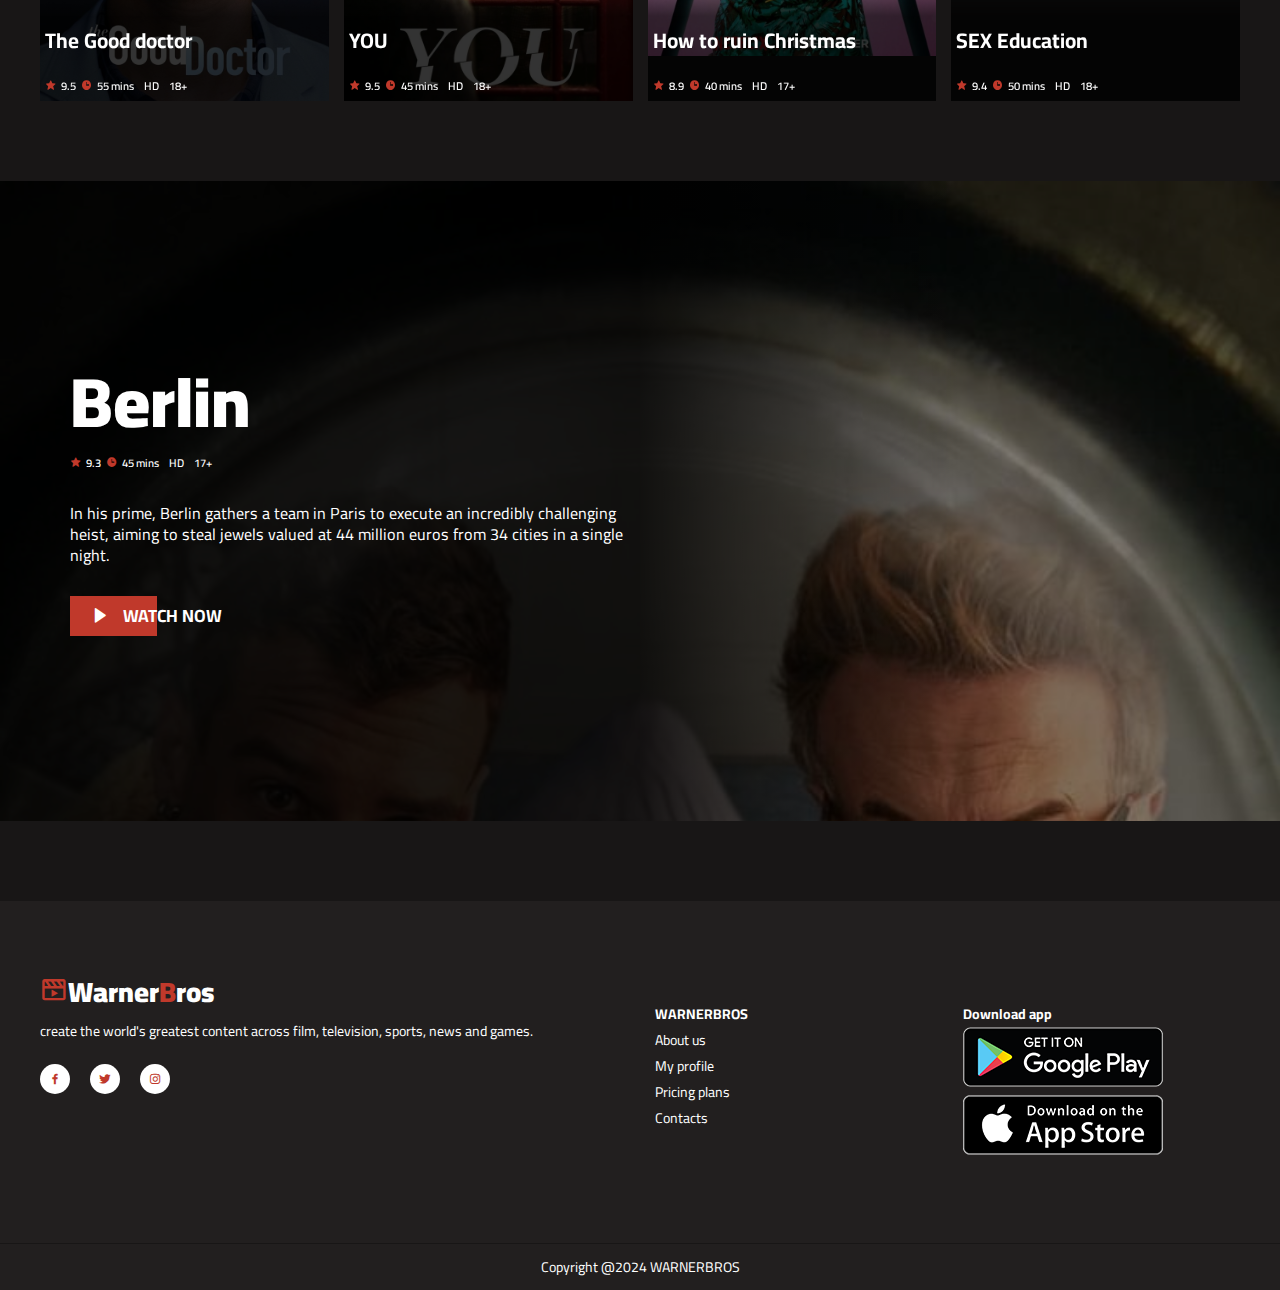
<file: Tv-Shows.html>
<!DOCTYPE html>
<html lang="en">

<head>
    <meta charset="UTF-8">
    <meta http-equiv="X-UA-Compatible" content="IE=edge">
    <meta name="viewport" content="width=device-width, initial-scale=1.0">
    <title>
        WARNERBROS
    </title>
    <!-- GOOGLE FONTS -->
    <link rel="preconnect" href="https://fonts.gstatic.com">
    <link href="https://fonts.googleapis.com/css2?family=Cairo:wght@200;300;400;600;700;900&display=swap" rel="stylesheet">
    <!-- OWL CAROUSEL -->
    <link rel="stylesheet" href="https://cdnjs.cloudflare.com/ajax/libs/OwlCarousel2/2.3.4/assets/owl.carousel.min.css" integrity="sha512-tS3S5qG0BlhnQROyJXvNjeEM4UpMXHrQfTGmbQ1gKmelCxlSEBUaxhRBj/EFTzpbP4RVSrpEikbmdJobCvhE3g==" crossorigin="anonymous" />
    <!-- BOX ICONS -->
    <link href='https://unpkg.com/boxicons@2.0.7/css/boxicons.min.css' rel='stylesheet'>
    <!-- APP CSS -->
    <link rel="stylesheet" href="grid.css">
    <link rel="stylesheet" href="app.css">
</head>

<body>

    <!-- NAV -->
    <div class="nav-wrapper">
        <div class="container">
            <div class="nav">
                <a href="images/warner bros logo 3.png" class="logo">
                    <i class='bx bx-movie-play bx-tada main-color'></i>Warner<span class="main-color">B</span>ros
                </a>
                <ul class="nav-menu" id="nav-menu">
                    <li><a href="index.html">Home</a></li>
                    <li><a href="Movies.html">Movies</a></li>
                    <li><a href="Tv-Shows.html">Tv-Shows</a></li>
                    <li><a href="Apps&Games.html">Apps&Games</a></li>
                    <li><a href="Collections.html">Collections</a></li>
                    <li><a href="Feedback.html">Feedback</a></li>
                    <li>
                        <a href="Sign-in.html" class="btn btn-hover">
                            <span>Sign in</span>
                        </a>
                    </li>
                </ul>
                <!-- MOBILE MENU TOGGLE -->
                <div class="hamburger-menu" id="hamburger-menu">
                    <div class="hamburger"></div>
                </div>
            </div>
        </div>
    </div>
    <!-- END NAV -->

    <!-- HERO SECTION -->
    <div class="hero-section">
        <!-- HERO SLIDE -->
        <div class="hero-slide">
            <div class="owl-carousel carousel-nav-center" id="hero-carousel">
                <!-- SLIDE ITEM -->
                <div class="hero-slide-item">
                    <img src="./images/the flash.png" alt="">
                    <div class="overlay"></div>
                    <div class="hero-slide-item-content">
                        <div class="item-content-wraper">
                            <div class="item-content-title top-down">
                                The Flash
                            </div>
                            <div class="movie-infos top-down delay-2">
                                <div class="movie-info">
                                    <i class="bx bxs-star"></i>
                                    <span>9.5</span>
                                </div>
                                <div class="movie-info">
                                    <i class="bx bxs-time"></i>
                                    <span>50 mins</span>
                                </div>
                                <div class="movie-info">
                                    <span>HD</span>
                                </div>
                                <div class="movie-info">
                                    <span>16+</span>
                                </div>
                            </div>
                            <div class="item-content-description top-down delay-4">
                                The Flash is an American superhero television series developed by Greg Berlanti, Andrew Kreisberg, and Geoff Johns, airing on The CW. It is based on the Barry Allen incarnation of DC Comics character the Flash, a costumed superhero crime-fighter with the power to move at superhuman speeds.
                            </div>
                            <div class="item-action top-down delay-6">
                                <a href="#" class="btn btn-hover">
                                    <i class="bx bxs-right-arrow"></i>
                                    <span>Watch now</span>
                                </a>
                            </div>
                        </div>
                    </div>
                </div>
                <!-- END SLIDE ITEM -->
                <!-- SLIDE ITEM -->
                <div class="hero-slide-item">
                    <img src="./images/SUIts banner.png" alt="">
                    <div class="overlay"></div>
                    <div class="hero-slide-item-content">
                        <div class="item-content-wraper">
                            <div class="item-content-title top-down">
                                Suits
                            </div>
                            <div class="movie-infos top-down delay-2">
                                <div class="movie-info">
                                    <i class="bx bxs-star"></i>
                                    <span>9.1</span>
                                </div>
                                <div class="movie-info">
                                    <i class="bx bxs-time"></i>
                                    <span>45 mins</span>
                                </div>
                                <div class="movie-info">
                                    <span>HD</span>
                                </div>
                                <div class="movie-info">
                                    <span>17+</span>
                                </div>
                            </div>
                            <div class="item-content-description top-down delay-4">
                                Set at a fictional New York City corporate law firm, it follows Mike Ross (Patrick J. Adams), who uses his photographic memory to talk his way into a job as an associate working for successful "closer" attorney Harvey Specter (Gabriel Macht), despite being a college dropout who never attended law school 
                            </div>
                            <div class="item-action top-down delay-6">
                                <a href="#" class="btn btn-hover">
                                    <i class="bx bxs-right-arrow"></i>
                                    <span>Watch now</span>
                                </a>
                            </div>
                        </div>
                    </div>
                </div>
                <!-- END SLIDE ITEM -->
                <!-- SLIDE ITEM -->
                <div class="hero-slide-item">
                    <img src="./images/First Look - Snowfall Season 5.png" alt="">
                    <div class="overlay"></div>
                    <div class="hero-slide-item-content">
                        <div class="item-content-wraper">
                            <div class="item-content-title top-down">
                                Snowfall
                            </div>
                            <div class="movie-infos top-down delay-2">
                                <div class="movie-info">
                                    <i class="bx bxs-star"></i>
                                    <span>9.5</span>
                                </div>
                                <div class="movie-info">
                                    <i class="bx bxs-time"></i>
                                    <span>55 mins</span>
                                </div>
                                <div class="movie-info">
                                    <span>HD</span>
                                </div>
                                <div class="movie-info">
                                    <span>18+</span>
                                </div>
                            </div>
                            <div class="item-content-description top-down delay-4">
                                Snowfall, the BBC Three show set in Los Angeles in 1983, centres on the start of the crack cocaine epidemic in the US. Leading the cast of characters is 19-year-old Franklin Saint (Damson Idris) and over the course of six series we see him, his family and foes fight over drugs, deals and dollars.
                            </div>
                            <div class="item-action top-down delay-6">
                                <a href="#" class="btn btn-hover">
                                    <i class="bx bxs-right-arrow"></i>
                                    <span>Watch now</span>
                                </a>
                            </div>
                        </div>
                    </div>
                </div>
                <!-- END SLIDE ITEM -->
            </div>
        </div>
        <!-- END HERO SLIDE -->
        <!-- TOP MOVIES SLIDE -->
        <div class="top-movies-slide">
            <div class="owl-carousel" id="top-movies-slide">
                <!-- MOVIE ITEM -->
                <div class="movie-item">
                    <img src="./images/Prison Break - 5 Seasons.png" alt="">
                    <div class="movie-item-content">
                        <div class="movie-item-title">
                            Prison Break
                        </div>
                        <div class="movie-infos">
                            <div class="movie-info">
                                <i class="bx bxs-star"></i>
                                <span>9.1</span>
                            </div>
                            <div class="movie-info">
                                <i class="bx bxs-time"></i>
                                <span>50 mins</span>
                            </div>
                            <div class="movie-info">
                                <span>HD</span>
                            </div>
                            <div class="movie-info">
                                <span>16+</span>
                            </div>
                        </div>
                    </div>
                </div>
                <!-- END MOVIE ITEM -->
                <!-- MOVIE ITEM -->
                <div class="movie-item">
                    <img src="./images/Breaking Bad.png" alt="">
                    <div class="movie-item-content">
                        <div class="movie-item-title">
                            Breaking Bad
                        </div>
                        <div class="movie-infos">
                            <div class="movie-info">
                                <i class="bx bxs-star"></i>
                                <span>9.5</span>
                            </div>
                            <div class="movie-info">
                                <i class="bx bxs-time"></i>
                                <span>55 mins</span>
                            </div>
                            <div class="movie-info">
                                <span>HD</span>
                            </div>
                            <div class="movie-info">
                                <span>18+</span>
                            </div>
                        </div>
                    </div>
                </div>
                <!-- END MOVIE ITEM -->
                <!-- MOVIE ITEM -->
                <div class="movie-item">
                    <img src="./images/Money heist.png" alt="">
                    <div class="movie-item-content">
                        <div class="movie-item-title">
                            Money Heist
                        </div>
                        <div class="movie-infos">
                            <div class="movie-info">
                                <i class="bx bxs-star"></i>
                                <span>9.3</span>
                            </div>
                            <div class="movie-info">
                                <i class="bx bxs-time"></i>
                                <span>45 mins</span>
                            </div>
                            <div class="movie-info">
                                <span>HD</span>
                            </div>
                            <div class="movie-info">
                                <span>16+</span>
                            </div>
                        </div>
                    </div>
                </div>
                <!-- END MOVIE ITEM -->
                <!-- MOVIE ITEM -->
                <div class="movie-item">
                    <img src="./images/Narcos.png" alt="">
                    <div class="movie-item-content">
                        <div class="movie-item-title">
                            Narcos_Don Pablo
                        </div>
                        <div class="movie-infos">
                            <div class="movie-info">
                                <i class="bx bxs-star"></i>
                                <span>9.0</span>
                            </div>
                            <div class="movie-info">
                                <i class="bx bxs-time"></i>
                                <span>40 mins</span>
                            </div>
                            <div class="movie-info">
                                <span>HD</span>
                            </div>
                            <div class="movie-info">
                                <span>17+</span>
                            </div>
                        </div>
                    </div>
                </div>
                <!-- END MOVIE ITEM -->
                <!-- MOVIE ITEM -->
                <div class="movie-item">
                    <img src="./images/Peaky Blinders.png" alt="">
                    <div class="movie-item-content">
                        <div class="movie-item-title">
                            Peaky Blinders
                        </div>
                        <div class="movie-infos">
                            <div class="movie-info">
                                <i class="bx bxs-star"></i>
                                <span>9.5</span>
                            </div>
                            <div class="movie-info">
                                <i class="bx bxs-time"></i>
                                <span>45 mins</span>
                            </div>
                            <div class="movie-info">
                                <span>HD</span>
                            </div>
                            <div class="movie-info">
                                <span>18+</span>
                            </div>
                        </div>
                    </div>
                </div>
                <!-- END MOVIE ITEM -->
                <!-- MOVIE ITEM -->
                <div class="movie-item">
                    <img src="./images/The BlackList Season 10 Release Date _ Everything You Need To Know.png" alt="">
                    <div class="movie-item-content">
                        <div class="movie-item-title">
                            The BlackList
                        </div>
                        <div class="movie-infos">
                            <div class="movie-info">
                                <i class="bx bxs-star"></i>
                                <span>9.5</span>
                            </div>
                            <div class="movie-info">
                                <i class="bx bxs-time"></i>
                                <span>55 mins</span>
                            </div>
                            <div class="movie-info">
                                <span>HD</span>
                            </div>
                            <div class="movie-info">
                                <span>16+</span>
                            </div>
                        </div>
                    </div>
                </div>
                <!-- END MOVIE ITEM -->
            </div>
        </div>
        <!-- END TOP MOVIES SLIDE -->
    </div>
    <!-- END HERO SECTION -->

    <!-- LATEST SERIES SECTION -->
    <div class="section">
        <div class="container">
            <div class="section-header">
                latest series
            </div>
            <div class="movies-slide carousel-nav-center owl-carousel">
                <!-- MOVIE ITEM -->
                <a href="#" class="movie-item">
                    <img src="./images/The good doctor.png" alt="">
                    <div class="movie-item-content">
                        <div class="movie-item-title">
                            The Good doctor
                        </div>
                        <div class="movie-infos">
                            <div class="movie-info">
                                <i class="bx bxs-star"></i>
                                <span>9.5</span>
                            </div>
                            <div class="movie-info">
                                <i class="bx bxs-time"></i>
                                <span>55 mins</span>
                            </div>
                            <div class="movie-info">
                                <span>HD</span>
                            </div>
                            <div class="movie-info">
                                <span>18+</span>
                            </div>
                        </div>
                    </div>
                </a>
                <!-- END MOVIE ITEM -->
                <!-- MOVIE ITEM -->
                <a href="#" class="movie-item">
                    <img src="./images/You.png" alt="">
                    <div class="movie-item-content">
                        <div class="movie-item-title">
                            YOU
                        </div>
                        <div class="movie-infos">
                            <div class="movie-info">
                                <i class="bx bxs-star"></i>
                                <span>9.5</span>
                            </div>
                            <div class="movie-info">
                                <i class="bx bxs-time"></i>
                                <span>45 mins</span>
                            </div>
                            <div class="movie-info">
                                <span>HD</span>
                            </div>
                            <div class="movie-info">
                                <span>18+</span>
                            </div>
                        </div>
                    </div>
                </a>
                <!-- END MOVIE ITEM -->
                <!-- MOVIE ITEM -->
                <a href="#" class="movie-item">
                    <img src="./images/How to ruin Christmas.png" alt="">
                    <div class="movie-item-content">
                        <div class="movie-item-title">
                            How to ruin Christmas
                        </div>
                        <div class="movie-infos">
                            <div class="movie-info">
                                <i class="bx bxs-star"></i>
                                <span>8.9</span>
                            </div>
                            <div class="movie-info">
                                <i class="bx bxs-time"></i>
                                <span>40 mins</span>
                            </div>
                            <div class="movie-info">
                                <span>HD</span>
                            </div>
                            <div class="movie-info">
                                <span>17+</span>
                            </div>
                        </div>
                    </div>
                </a>
                <!-- END MOVIE ITEM -->
                <!-- MOVIE ITEM -->
                <a href="#" class="movie-item">
                    <img src="./images/Sex Education.png" alt="">
                    <div class="movie-item-content">
                        <div class="movie-item-title">
                            SEX Education
                        </div>
                        <div class="movie-infos">
                            <div class="movie-info">
                                <i class="bx bxs-star"></i>
                                <span>9.4</span>
                            </div>
                            <div class="movie-info">
                                <i class="bx bxs-time"></i>
                                <span>50 mins</span>
                            </div>
                            <div class="movie-info">
                                <span>HD</span>
                            </div>
                            <div class="movie-info">
                                <span>18+</span>
                            </div>
                        </div>
                    </div>
                </a>
                <!-- END MOVIE ITEM -->
                <!-- MOVIE ITEM -->
                <a href="#" class="movie-item">
                    <img src="./images/Vampire diaries.png" alt="">
                    <div class="movie-item-content">
                        <div class="movie-item-title">
                            Vampire diaries
                        </div>
                        <div class="movie-infos">
                            <div class="movie-info">
                                <i class="bx bxs-star"></i>
                                <span>9.6</span>
                            </div>
                            <div class="movie-info">
                                <i class="bx bxs-time"></i>
                                <span>45 mins</span>
                            </div>
                            <div class="movie-info">
                                <span>HD</span>
                            </div>
                            <div class="movie-info">
                                <span>17+</span>
                            </div>
                        </div>
                    </div>
                </a>
                <!-- END MOVIE ITEM -->
                <!-- MOVIE ITEM -->
                <a href="#" class="movie-item">
                    <img src="./images/the 100.png" alt="">
                    <div class="movie-item-content">
                        <div class="movie-item-title">
                            The 100
                        </div>
                        <div class="movie-infos">
                            <div class="movie-info">
                                <i class="bx bxs-star"></i>
                                <span>9.5</span>
                            </div>
                            <div class="movie-info">
                                <i class="bx bxs-time"></i>
                                <span>40 mins</span>
                            </div>
                            <div class="movie-info">
                                <span>HD</span>
                            </div>
                            <div class="movie-info">
                                <span>18+</span>
                            </div>
                        </div>
                    </div>
                </a>
                <!-- END MOVIE ITEM -->
                <!-- MOVIE ITEM -->
                <a href="#" class="movie-item">
                    <img src="./images/Devon Bray Jr_.png" alt="">
                    <div class="movie-item-content">
                        <div class="movie-item-title">
                            Devon Bray Jr
                        </div>
                        <div class="movie-infos">
                            <div class="movie-info">
                                <i class="bx bxs-star"></i>
                                <span>9.1</span>
                            </div>
                            <div class="movie-info">
                                <i class="bx bxs-time"></i>
                                <span>45 mins</span>
                            </div>
                            <div class="movie-info">
                                <span>HD</span>
                            </div>
                            <div class="movie-info">
                                <span>16+</span>
                            </div>
                        </div>
                    </div>
                </a>
                <!-- END MOVIE ITEM -->
            </div>
        </div>
    </div>
    <!-- END LATEST MOVIES SECTION -->
    <!-- SPECIAL MOVIE SECTION -->
    <div class="section">
        <div class="hero-slide-item">
            <img src="./images/Berlín 2023.png" alt="">
            <div class="overlay"></div>
            <div class="hero-slide-item-content">
                <div class="item-content-wraper">
                    <div class="item-content-title">
                        Berlin
                    </div>
                    <div class="movie-infos">
                        <div class="movie-info">
                            <i class="bx bxs-star"></i>
                            <span>9.3</span>
                        </div>
                        <div class="movie-info">
                            <i class="bx bxs-time"></i>
                            <span>45 mins</span>
                        </div>
                        <div class="movie-info">
                            <span>HD</span>
                        </div>
                        <div class="movie-info">
                            <span>17+</span>
                        </div>
                    </div>
                    <div class="item-content-description">
                        In his prime, Berlin gathers a team in Paris to execute an incredibly challenging heist, aiming to steal jewels valued at 44 million euros from 34 cities in a single night.
                    </div>
                    <div class="item-action">
                        <a href="#" class="btn btn-hover">
                            <i class="bx bxs-right-arrow"></i>
                            <span>Watch now</span>
                        </a>
                    </div>
                </div>
            </div>
        </div>
    </div>
    <!-- END SPECIAL MOVIE SECTION -->
    <footer class="section">
        <div class="container">
            <div class="row">
                <div class="col-4 col-md-6 col-sm-12">
                    <div class="content">
                        <a href="#" class="logo">
                            <i class='bx bx-movie-play bx-tada main-color'></i>Warner<span class="main-color">B</span>ros
                        </a>
                        <p>
                            create the world's greatest content across film, television, sports, news and games.
                        </p>
                        <div class="social-list">
                            <a href="https://web.facebook.com/warnerbrosent" class="social-item">
                                <i class="bx bxl-facebook"></i>
                            </a>
                            <a href="https://x.com/wbhomeent?lang=en" class="social-item">
                                <i class="bx bxl-twitter"></i>
                            </a>
                            <a href="https://www.instagram.com/warnerbrosentertainment/" class="social-item">
                                <i class="bx bxl-instagram"></i>
                            </a>
                        </div>
                    </div>
                </div>
                <div class="col-8 col-md-6 col-sm-12">
                    <div class="row">
                        <div class="col-3 col-md-6 col-sm-6">
                            <div class="content">
                                <p><b>WARNERBROS</b></p>
                                <ul class="footer-menu">
                                    <li><a href="https://web.facebook.com/warnerbrosent">About us</a></li>
                                    <li><a href="#">My profile</a></li>
                                    <li><a href="Collections.html">Pricing plans</a></li>
                                    <li><a href="https://www.instagram.com/warnerbrosentertainment/">Contacts</a></li>
                                </ul>
                            </div>
                        </div>
                       
                        <div class="col-3 col-md-6 col-sm-6">
                            <div class="content">
                                <p><b>Download app</b></p>
                                <ul class="footer-menu">
                                    <li>
                                        <a href="https://play.google.com/store/search?q=werner%20bros&c=apps&hl=en&gl=US">
                                            <img src="./images/google-play.png" alt="">
                                        </a>
                                    </li>
                                    <li>
                                        <a href="https://www.apple.com/app-store/">
                                            <img src="./images/app-store.png" alt="">
                                        </a>
                                    </li>
                                </ul>
                            </div>
                        </div>
                    </div>
                </div>
            </div>
        </div>
    </footer>
    <!-- END FOOTER SECTION -->

    <!-- COPYRIGHT SECTION -->
    <div class="copyright">
        Copyright @2024 <a href="https://www.youtube.com/@warnerbrosentertainment" target="_blank">
            WARNERBROS</a>
    </div>
    <!-- END COPYRIGHT SECTION -->

    <!-- SCRIPT -->
    <!-- JQUERY -->
    <script src="https://code.jquery.com/jquery-3.6.0.min.js" integrity="sha256-/xUj+3OJU5yExlq6GSYGSHk7tPXikynS7ogEvDej/m4=" crossorigin="anonymous"></script>
    <!-- OWL CAROUSEL -->
    <script src="https://cdnjs.cloudflare.com/ajax/libs/OwlCarousel2/2.3.4/owl.carousel.min.js" integrity="sha512-bPs7Ae6pVvhOSiIcyUClR7/q2OAsRiovw4vAkX+zJbw3ShAeeqezq50RIIcIURq7Oa20rW2n2q+fyXBNcU9lrw==" crossorigin="anonymous"></script>
    <!-- APP SCRIPT -->
    <script src="app.js"></script>

</body>

</html>
</file>
<file: grid.css>
.row {
    display: flex;
    flex-wrap: wrap;
    margin: 0 -15px;
}

[class*="col-"] {
    padding: 0 15px;
}

.col-1 {
    width: 8.33%;
}

.col-2 {
    width: 16.66%;
}

.col-3 {
    width: 25%;
}

.col-4 {
    width: 33.33%;
}

.col-5 {
    width: 41.66%;
}

.col-6 {
    width: 50%;
}

.col-7 {
    width: 58.33%;
}

.col-8 {
    width: 66.66%;
}

.col-9 {
    width: 75%;
}

.col-10 {
    width: 83.33%;
}

.col-11 {
    width: 91.66%;
}

.col-12 {
    width: 100%;
}

/* MEDIUM SCREEN */

@media only screen and (max-width: 1280px) {
    .col-md-1 {
        width: 8.33%;
    }

    .col-md-2 {
        width: 16.66%;
    }

    .col-md-3 {
        width: 25%;
    }

    .col-md-4 {
        width: 33.33%;
    }

    .col-md-5 {
        width: 41.66%;
    }

    .col-md-6 {
        width: 50%;
    }

    .col-md-7 {
        width: 58.33%;
    }

    .col-md-8 {
        width: 66.66%;
    }

    .col-md-9 {
        width: 75%;
    }

    .col-md-10 {
        width: 83.33%;
    }

    .col-md-11 {
        width: 91.66%;
    }

    .col-md-12 {
        width: 100%;
    }
}

/* SMALL SCREEN */

@media only screen and (max-width: 850px) {
    .col-sm-1 {
        width: 8.33%;
    }

    .col-sm-2 {
        width: 16.66%;
    }

    .col-sm-3 {
        width: 25%;
    }

    .col-sm-4 {
        width: 33.33%;
    }

    .col-sm-5 {
        width: 41.66%;
    }

    .col-sm-6 {
        width: 50%;
    }

    .col-sm-7 {
        width: 58.33%;
    }

    .col-sm-8 {
        width: 66.66%;
    }

    .col-sm-9 {
        width: 75%;
    }

    .col-sm-10 {
        width: 83.33%;
    }

    .col-sm-11 {
        width: 91.66%;
    }

    .col-sm-12 {
        width: 100%;
    }
}
</file>
<file: app.css>
:root {
    --main-color: #c0392b;
    --body-bg: #181616;
    --box-bg: #221f1f;
    --text-color: #ffffff;

    --nav-height: 60px;
    --space-top: 30px;
}

* {
    padding: 0;
    margin: 0;
    box-sizing: border-box;
}

html {
    font-size: 16px;
}

body {
    font-family: "Cairo", sans-serif;
    background-color: var(--body-bg);
    color: var(--text-color);
    padding-top: var(--nav-height);
}

a {
    text-decoration: none;
    color: unset;
}

img {
    max-width: 100%;
}

.main-color {
    color: var(--main-color);
}

.container {
    max-width: 1920px;
    padding: 0 40px;
    margin: auto;
}

.overlay {
    position: absolute;
    top: 0;
    right: 0;
    bottom: 0;
    left: 0;
    background-color: rgba(0, 0, 0, 0.5);
}

.nav-wrapper {
    position: fixed;
    top: 0;
    left: 0;
    width: 100%;
    z-index: 99;
    background-color: #000000;
}

.nav {
    display: flex;
    align-items: center;
    justify-content: space-between;
    color: var(--text-color);
    height: var(--nav-height);
}

.nav a {
    color: var(--text-color);
}

.logo {
    font-size: 2rem;
    font-weight: 900;
}

.nav-menu {
    list-style-type: none;
    display: flex;
    align-items: center;
    padding: 0 20px;
}

.nav-menu li ~ li {
    margin-left: 30px;
}

.nav-menu a {
    text-transform: uppercase;
    font-weight: 700;
}

.nav-menu a:hover {
    color: var(--main-color);
}

.nav-menu a.btn:hover,
a.logo:hover,
a.movie-item:hover {
    color: unset;
}

.btn {
    color: #ffffff;
    padding: 0.25rem 1.5rem;
    text-transform: uppercase;
    font-size: 1.25rem;
    font-weight: 700;
    display: inline-flex;
    position: relative;
    align-items: center;
}

.btn-hover::before {
    z-index: 1;
    content: "";
    position: absolute;
    top: 0;
    left: 0;
    width: 50%;
    height: 100%;
    background-color: var(--main-color);
    transition: 0.3s ease-in-out;
}

.btn-hover:hover::before {
    width: 100%;
}

.btn i,
.btn span {
    z-index: 1;
}

.btn i {
    margin-right: 1rem;
}

.hamburger-menu {
    --size: 30px;
    height: var(--size);
    width: var(--size);
    cursor: pointer;
    z-index: 101;
    position: relative;
    display: none;
    align-items: center;
}

.hamburger {
    position: relative;
}

.hamburger,
.hamburger::before,
.hamburger::after {
    width: var(--size);
    height: 3px;
    border-radius: 0.5rem;
    background-color: var(--text-color);
    transition: 0.4s;
}

.hamburger::before,
.hamburger::after {
    content: "";
    position: absolute;
    left: 0;
}

.hamburger::before {
    top: -10px;
}

.hamburger::after {
    bottom: -10px;
}

.hamburger-menu.active .hamburger {
    background-color: transparent;
}

.hamburger-menu.active .hamburger::before {
    transform-origin: top left;
    transform: rotate(45deg);
    left: 6px;
}

.hamburger-menu.active .hamburger::after {
    transform-origin: bottom left;
    transform: rotate(-45deg);
    left: 6px;
}

.hero-slide-item {
    padding-top: 40%;
    position: relative;
    overflow: hidden;
}

.hero-slide-item img {
    width: 100%;
    position: absolute;
    top: 0;
    left: 0;
}

.hero-slide-item-content {
    position: absolute;
    top: 0;
    left: 0;
    width: 100%;
    height: 100%;
    color: var(--text-color);
    display: flex;
}

.item-content-wraper {
    padding-left: 5rem;
    width: 40%;
    background-color: rgba(0, 0, 0, 0.8);
    display: flex;
    flex-direction: column;
    justify-content: center;
    position: relative;
}

.item-content-wraper::before {
    content: "";
    position: absolute;
    top: 0;
    left: 100%;
    width: 50%;
    height: 100%;
    background: linear-gradient(to right, rgba(0, 0, 0, 0.8), rgba(0, 0, 0, 0));
}

.item-content-title {
    font-size: 5rem;
    line-height: 5rem;
    font-weight: 900;
}

.movie-infos {
    display: flex;
    align-items: center;
    flex-wrap: wrap;
    margin-top: calc(var(--space-top) / 2);
}

.movie-info {
    display: flex;
    align-items: center;
    font-size: 0.8rem;
    font-weight: 600;
}

.movie-info span {
    margin-left: 5px;
}

.movie-info i {
    color: var(--main-color);
}

.movie-info ~ .movie-info {
    margin-left: 5px;
}

.item-content-description {
    font-size: 1.15rem;
    margin-top: var(--space-top);
    line-height: 1.5rem;
}

.item-action {
    margin-top: var(--space-top);
}

.carousel-nav-center {
    position: relative;
}

.carousel-nav-center .owl-nav button i {
    font-size: 3rem;
}

.carousel-nav-center .owl-nav button {
    position: absolute;
    top: 50%;
    transform: translateY(-50%);
}

.carousel-nav-center .owl-nav .owl-prev {
    position: absolute;
    left: 5px;
}

.carousel-nav-center .owl-nav .owl-next {
    position: absolute;
    right: 5px;
}

.owl-nav button {
    border: none;
    outline: none;
}

.owl-nav button i {
    background-color: rgba(0, 0, 0, 0.6);
    border-radius: 50%;
}

.owl-nav button:hover i {
    color: var(--main-color);
}

.top-down {
    transform: translateY(-50px);
    visibility: hidden;
    opacity: 0;
    transition: 0.5s ease-in-out;
}

.delay-2 {
    transition-delay: 0.2s;
}

.delay-4 {
    transition-delay: 0.4s;
}

.delay-6 {
    transition-delay: 0.6s;
}

.delay-8 {
    transition-delay: 0.8s;
}

.owl-item.active .top-down {
    transform: translateY(0);
    visibility: visible;
    opacity: 1;
}

.movie-item {
    display: block;
    position: relative;
    overflow: hidden;
    padding-top: 140%;
    cursor: pointer;
}

.movie-item img {
    position: absolute;
    top: 0;
    left: 0;
    width: 100%;
    transition: transform 0.3s linear;
}

.movie-item:hover img {
    transform: scale(1.2);
}

.movie-item-content {
    position: absolute;
    bottom: 0;
    left: 0;
    width: 100%;
    padding: 5px;
    background-color: rgba(0, 0, 0, 0.8);
}

.movie-item-content::before {
    content: "";
    position: absolute;
    bottom: 100%;
    left: 0;
    width: 100%;
    height: 100px;
    background: linear-gradient(to top, rgba(0, 0, 0, 0.8), rgba(0, 0, 0, 0));
}

.movie-item-title {
    color: var(--text-color);
    font-size: 1.5rem;
    position: relative;
    font-weight: 700;
}

.section {
    padding-top: 80px;
}

.section-header {
    margin-bottom: 30px;
    padding-left: 20px;
    text-transform: uppercase;
    font-size: 1.5rem;
    font-weight: 700;
    border-left: 4px solid var(--main-color);
    display: flex;
    align-items: center;
}

.pricing-header {
    margin-bottom: 30px;
    text-align: center;
    font-size: 2rem;
    font-weight: 700;
    text-transform: uppercase;
}

.pricing-box {
    padding: 50px;
    margin: 15px 0;
    background-color: var(--box-bg);
    border-top: 5px solid transparent;
    transition: transform 0.3s ease-in-out;
}

.pricing-box:hover {
    transform: translateY(-20px);
}

.pricing-box.hightlight {
    border-top: 5px solid var(--main-color);
}

.pricing-box-header {
    display: flex;
    align-items: center;
    justify-content: space-between;
    font-size: 1.5rem;
}

.pricing-price {
    font-weight: 700;
}

.pricing-price span {
    font-size: 1rem;
}

.pricing-box-content {
    text-align: center;
    margin-top: 60px;
    font-size: 1.25rem;
}

.pricing-box-action {
    text-align: center;
    margin-top: 60px;
}

footer.section {
    margin-top: 80px;
    padding-bottom: 80px;
    position: relative;
    background-color: var(--box-bg);
}

footer a:hover {
    color: var(--main-color);
}

footer a.logo {
    margin-top: -2.5rem;
    display: block;
}

footer a.logo:hover {
    color: unset;
}

.social-list {
    display: flex;
    align-items: center;
    margin-top: 20px;
}

.social-item {
    --size: 30px;
    height: var(--size);
    width: var(--size);
    display: grid;
    place-items: center;
    border-radius: 50%;
    background-color: var(--text-color);
    color: var(--main-color);
}

.social-item:hover {
    background-color: var(--main-color);
    color: var(--text-color);
}

.social-item ~ .social-item {
    margin-left: 20px;
}

footer .content {
    margin-top: 20px;
}

.footer-menu {
    list-style-type: none;
}

.footer-menu a {
    display: inline-block;
    transition: transform 0.2s ease-in-out;
}

.footer-menu a:hover {
    transform: translateX(5px);
}

.copyright {
    padding: 10px;
    border-top: 1px solid var(--body-bg);
    background-color: var(--box-bg);
    text-align: center;
}

/* RESPONSIVE */

@media only screen and (max-width: 1280px) {
    html {
        font-size: 14px;
    }

    .hero-slide-item {
        padding-top: 50%;
    }

    .item-content-wraper {
        width: 50%;
    }
}

@media only screen and (max-width: 850px) {
    html {
        font-size: 12px;
    }

    .container {
        padding: 0 15px;
    }

    .hero-slide-item {
        height: max-content;
        padding-top: unset;
    }

    .item-content-wraper {
        width: 100%;
        height: 100%;
        padding-bottom: 20px;
        padding-right: 5rem;
        background-color: rgba(0, 0, 0, 0.2);
    }

    .hero-slide-item-content {
        position: relative;
    }

    .hero-slide-item img {
        height: 100%;
    }

    .item-content-title {
        font-size: 3rem;
    }

    .hamburger-menu {
        display: grid;
    }

    .nav-menu {
        /* display: none; */
        position: absolute;
        top: 100%;
        left: -100%;
        background-color: #000000;
        flex-direction: column;
        width: 80%;
        height: 100vh;
        padding: 20px;
        transition: 0.3s ease-in-out;
    }

    .nav-menu li {
        margin: 10px 30px;
    }

    .nav-menu.active {
        left: 0;
    }
}
</file>
